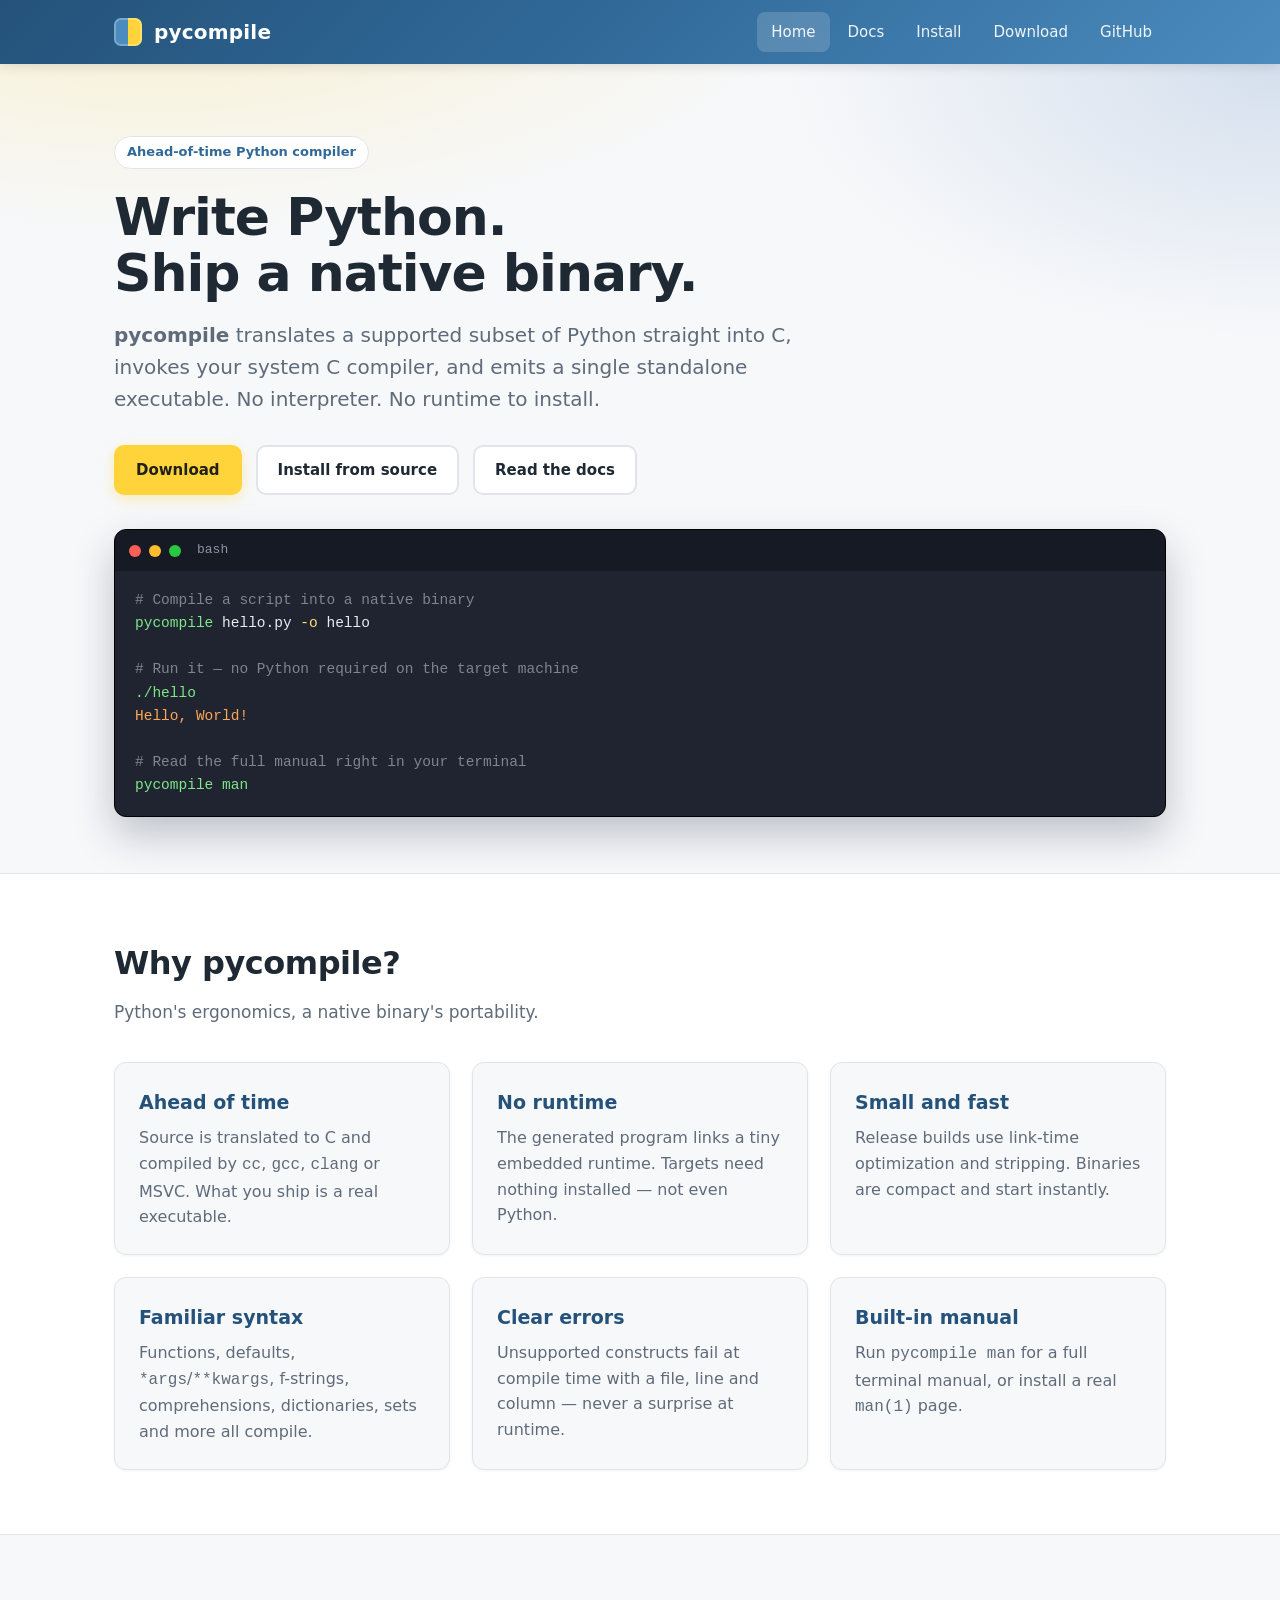
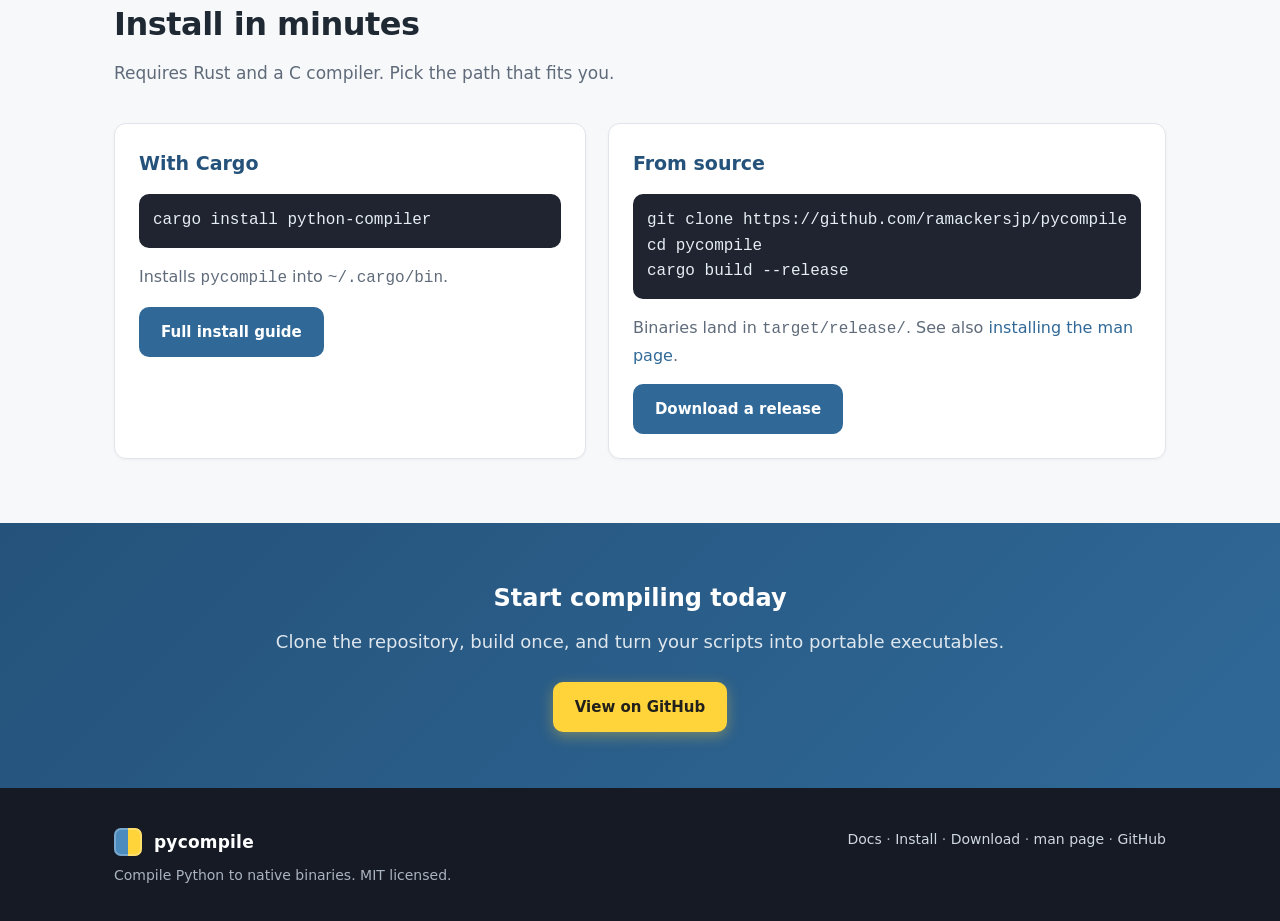
<file: docs/index.html>
<!DOCTYPE html>
<html lang="en">
<head>
  <meta charset="UTF-8" />
  <meta name="viewport" content="width=device-width, initial-scale=1.0" />
  <title>pycompile — compile Python to native binaries</title>
  <meta name="description" content="pycompile is an ahead-of-time compiler that turns Python into standalone native executables." />
  <link rel="stylesheet" href="style.css" />
</head>
<body>
  <header class="site-header">
    <div class="container">
      <a class="brand" href="index.html"><span class="logo"></span> pycompile</a>
      <nav class="nav">
        <a href="index.html" class="active">Home</a>
        <a href="docs.html">Docs</a>
        <a href="install.html">Install</a>
        <a href="download.html">Download</a>
        <a href="https://github.com/ramackersjp/pycompile">GitHub</a>
      </nav>
    </div>
  </header>

  <section class="hero">
    <div class="container">
      <span class="badge">Ahead-of-time Python compiler</span>
      <h1>Write Python.<br />Ship a native binary.</h1>
      <p class="lead">
        <strong>pycompile</strong> translates a supported subset of Python straight into C,
        invokes your system C compiler, and emits a single standalone executable. No
        interpreter. No runtime to install.
      </p>
      <div class="btns">
        <a class="btn btn-primary" href="download.html">Download</a>
        <a class="btn btn-ghost" href="install.html">Install from source</a>
        <a class="btn btn-ghost" href="docs.html">Read the docs</a>
      </div>

      <div class="code-window">
        <div class="titlebar">
          <span class="dot r"></span><span class="dot y"></span><span class="dot g"></span>
          <span class="title">bash</span>
        </div>
        <pre><code><span class="tok-c"># Compile a script into a native binary</span>
<span class="tok-k">pycompile</span> hello.py <span class="tok-f">-o</span> hello

<span class="tok-c"># Run it — no Python required on the target machine</span>
<span class="tok-k">./hello</span>
<span class="tok-o">Hello, World!</span>

<span class="tok-c"># Read the full manual right in your terminal</span>
<span class="tok-k">pycompile man</span></code></pre>
      </div>
    </div>
  </section>

  <section class="section alt">
    <div class="container">
      <h2>Why pycompile?</h2>
      <p class="sub">Python's ergonomics, a native binary's portability.</p>
      <div class="grid grid-3">
        <div class="card">
          <h3>Ahead of time</h3>
          <p>Source is translated to C and compiled by <code>cc</code>, <code>gcc</code>,
          <code>clang</code> or MSVC. What you ship is a real executable.</p>
        </div>
        <div class="card">
          <h3>No runtime</h3>
          <p>The generated program links a tiny embedded runtime. Targets need nothing
          installed — not even Python.</p>
        </div>
        <div class="card">
          <h3>Small and fast</h3>
          <p>Release builds use link-time optimization and stripping. Binaries are compact
          and start instantly.</p>
        </div>
        <div class="card">
          <h3>Familiar syntax</h3>
          <p>Functions, defaults, <code>*args</code>/<code>**kwargs</code>, f-strings,
          comprehensions, dictionaries, sets and more all compile.</p>
        </div>
        <div class="card">
          <h3>Clear errors</h3>
          <p>Unsupported constructs fail at compile time with a file, line and column —
          never a surprise at runtime.</p>
        </div>
        <div class="card">
          <h3>Built-in manual</h3>
          <p>Run <code>pycompile man</code> for a full terminal manual, or install a real
          <code>man(1)</code> page.</p>
        </div>
      </div>
    </div>
  </section>

  <section class="section">
    <div class="container">
      <h2>Install in minutes</h2>
      <p class="sub">Requires Rust and a C compiler. Pick the path that fits you.</p>
      <div class="grid grid-2">
        <div class="card">
          <h3>With Cargo</h3>
          <pre style="background:var(--code-bg);color:var(--code-text);padding:14px;border-radius:10px;overflow-x:auto;"><code>cargo install python-compiler</code></pre>
          <p class="mt-16">Installs <code>pycompile</code> into <code>~/.cargo/bin</code>.</p>
          <a class="btn btn-dark mt-16" href="install.html">Full install guide</a>
        </div>
        <div class="card">
          <h3>From source</h3>
          <pre style="background:var(--code-bg);color:var(--code-text);padding:14px;border-radius:10px;overflow-x:auto;"><code>git clone https://github.com/ramackersjp/pycompile
cd pycompile
cargo build --release</code></pre>
          <p class="mt-16">Binaries land in <code>target/release/</code>. See also
          <a href="install.html#man">installing the man page</a>.</p>
          <a class="btn btn-dark mt-16" href="download.html">Download a release</a>
        </div>
      </div>
    </div>
  </section>

  <section class="cta">
    <div class="container">
      <h2>Start compiling today</h2>
      <p>Clone the repository, build once, and turn your scripts into portable executables.</p>
      <a class="btn btn-primary" href="https://github.com/ramackersjp/pycompile">View on GitHub</a>
    </div>
  </section>

  <footer class="site-footer">
    <div class="container">
      <div>
        <span class="brand" style="font-size:17px;"><span class="logo"></span> pycompile</span>
        <div class="mt-8">Compile Python to native binaries. MIT licensed.</div>
      </div>
      <div>
        <a href="docs.html">Docs</a> ·
        <a href="install.html">Install</a> ·
        <a href="download.html">Download</a> ·
        <a href="pycompile.1">man page</a> ·
        <a href="https://github.com/ramackersjp/pycompile">GitHub</a>
      </div>
    </div>
  </footer>
</body>
</html>
</file>
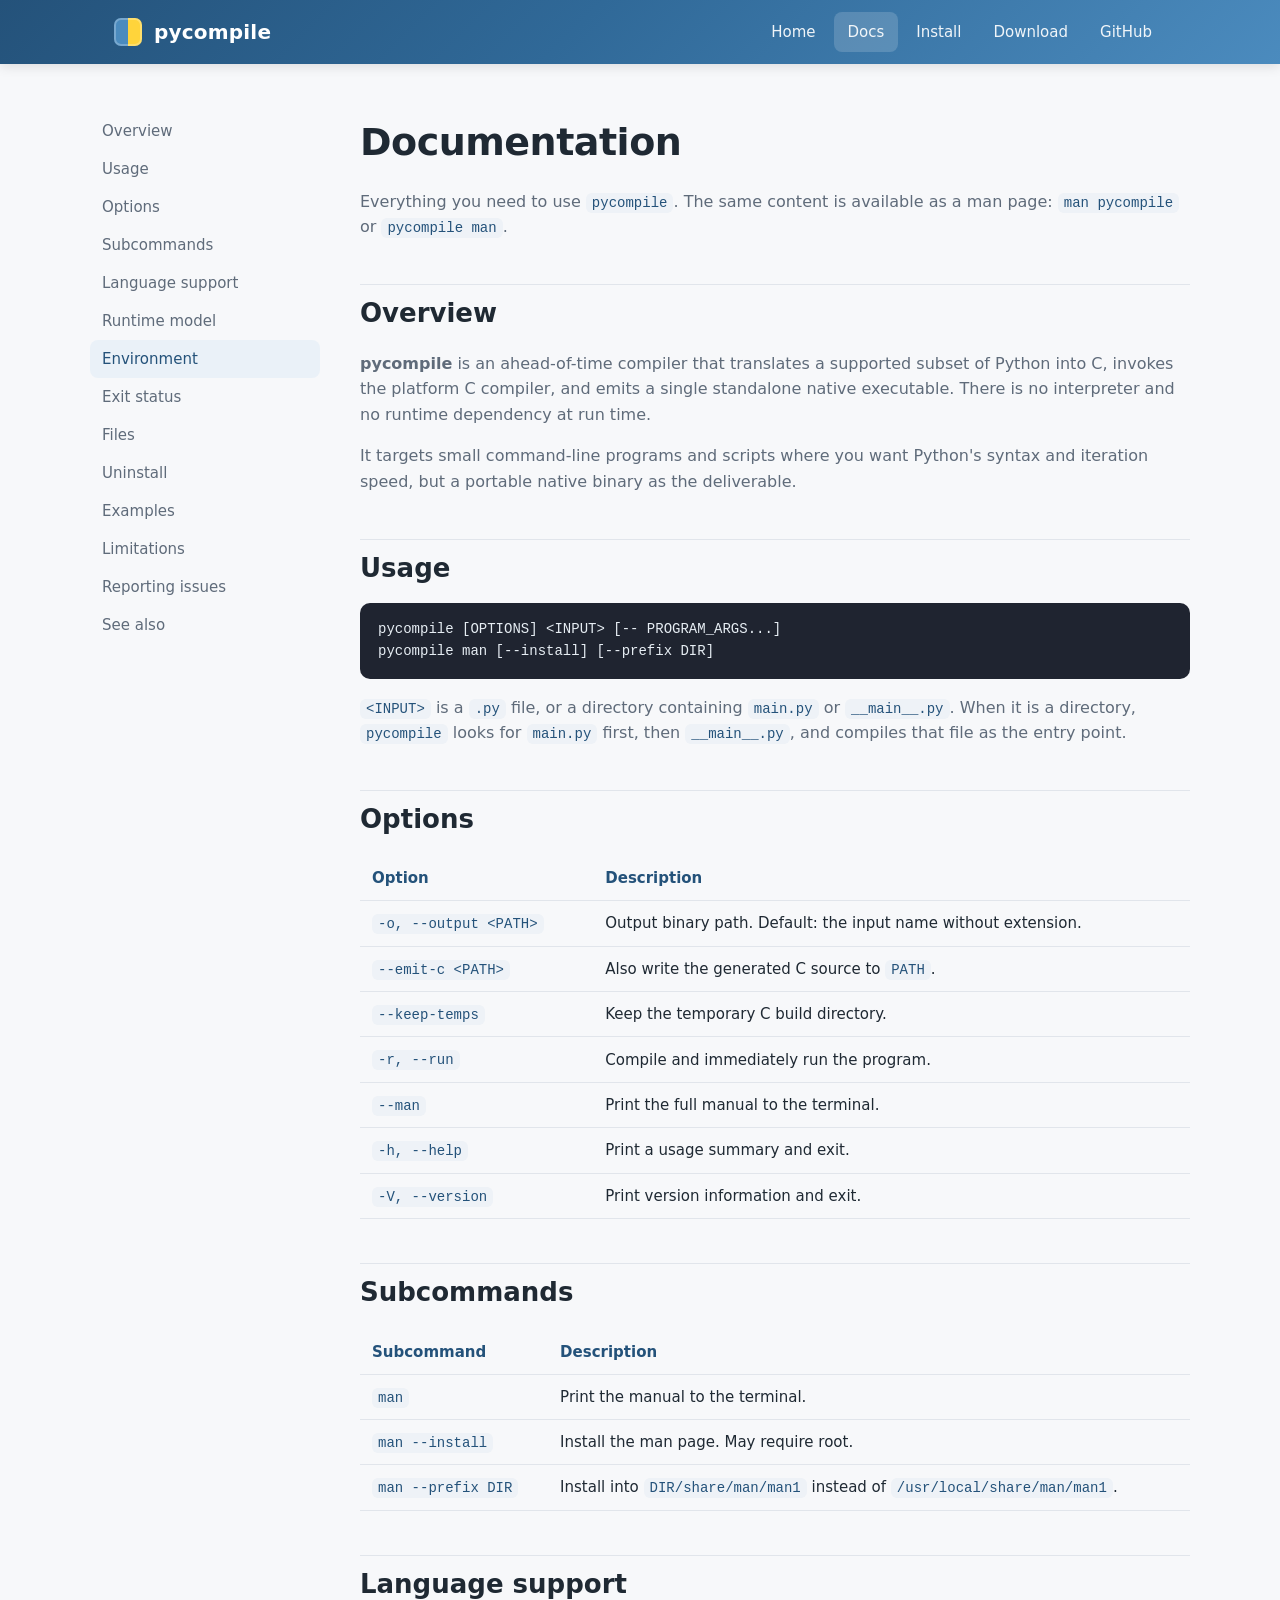
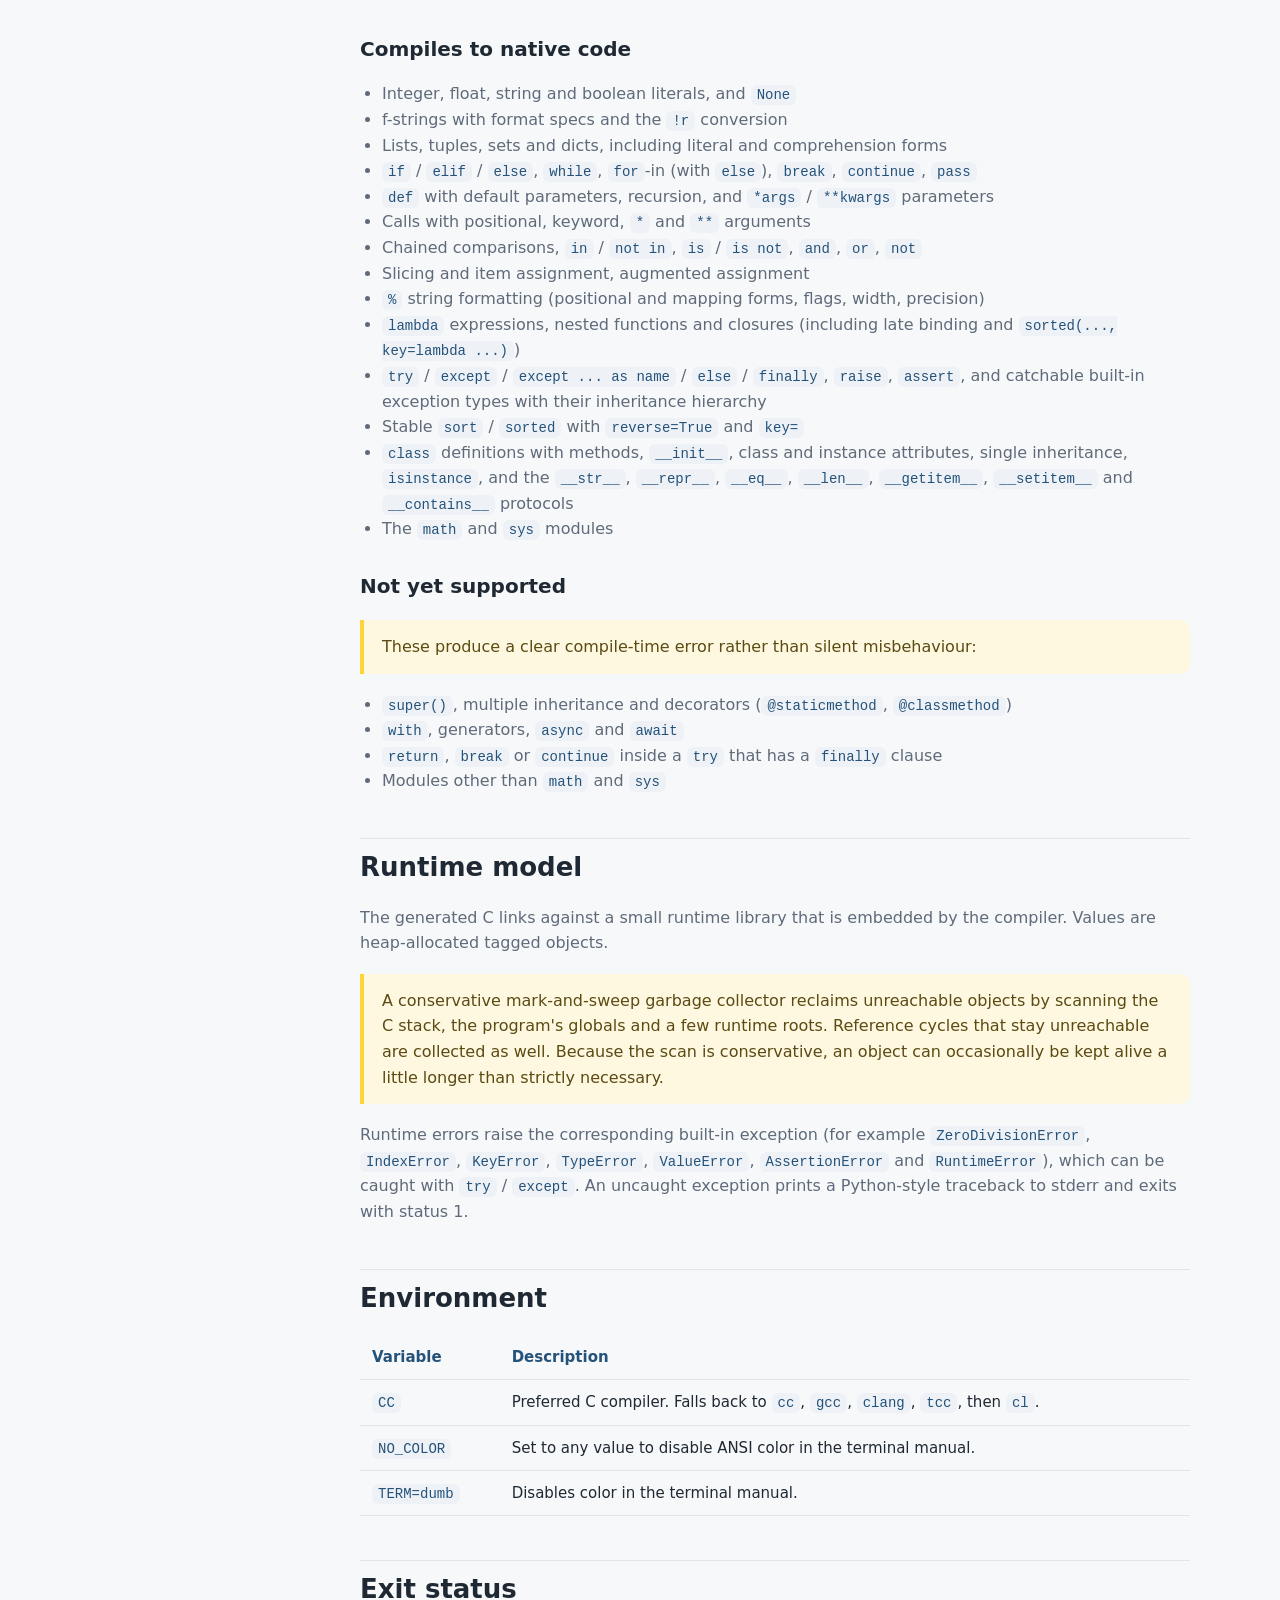
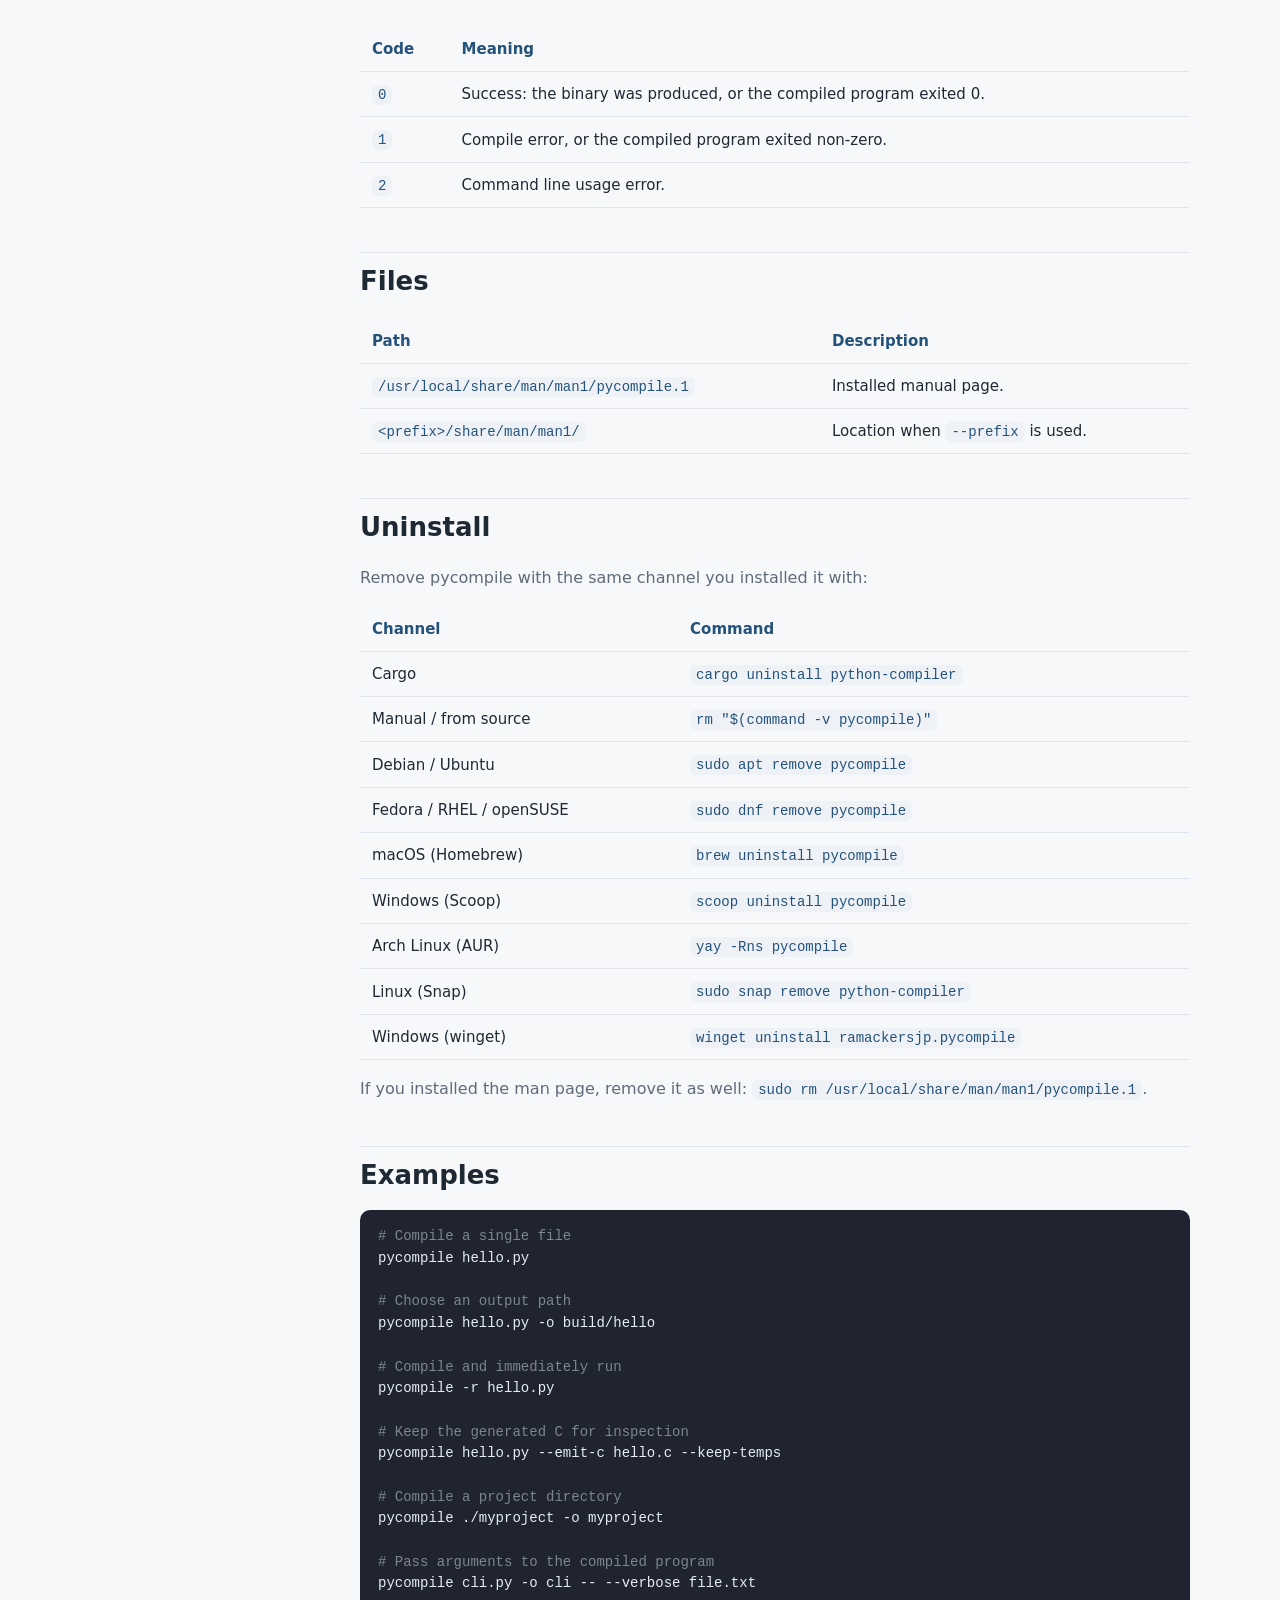
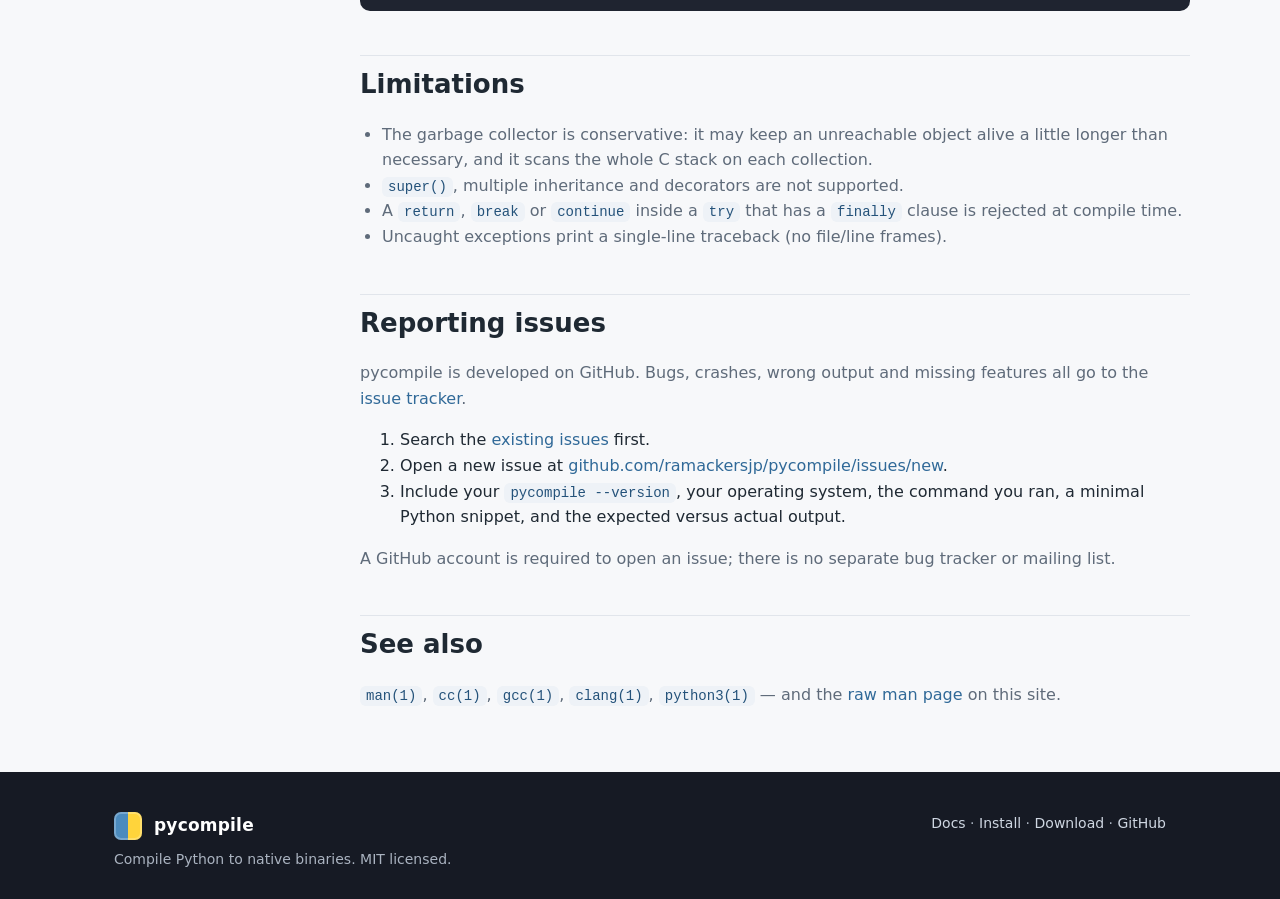
<file: docs/docs.html>
<!DOCTYPE html>
<html lang="en">
<head>
  <meta charset="UTF-8" />
  <meta name="viewport" content="width=device-width, initial-scale=1.0" />
  <title>Documentation — pycompile</title>
  <link rel="stylesheet" href="style.css" />
</head>
<body>
  <header class="site-header">
    <div class="container">
      <a class="brand" href="index.html"><span class="logo"></span> pycompile</a>
      <nav class="nav">
        <a href="index.html">Home</a>
        <a href="docs.html" class="active">Docs</a>
        <a href="install.html">Install</a>
        <a href="download.html">Download</a>
        <a href="https://github.com/ramackersjp/pycompile">GitHub</a>
      </nav>
    </div>
  </header>

  <div class="container docs-layout">
    <aside class="docs-nav" id="docsNav">
      <a href="#overview">Overview</a>
      <a href="#usage">Usage</a>
      <a href="#options">Options</a>
      <a href="#subcommands">Subcommands</a>
      <a href="#language">Language support</a>
      <a href="#runtime">Runtime model</a>
      <a href="#environment">Environment</a>
      <a href="#exit">Exit status</a>
      <a href="#files">Files</a>
      <a href="#uninstall">Uninstall</a>
      <a href="#examples">Examples</a>
      <a href="#limitations">Limitations</a>
      <a href="#issues">Reporting issues</a>
      <a href="#see-also">See also</a>
    </aside>

    <main class="docs-content">
      <h1>Documentation</h1>
      <p class="muted">Everything you need to use <code>pycompile</code>. The same content is
      available as a man page: <code>man pycompile</code> or <code>pycompile man</code>.</p>

      <h2 id="overview">Overview</h2>
      <p><strong>pycompile</strong> is an ahead-of-time compiler that translates a supported
      subset of Python into C, invokes the platform C compiler, and emits a single standalone
      native executable. There is no interpreter and no runtime dependency at run time.</p>
      <p>It targets small command-line programs and scripts where you want Python's syntax and
      iteration speed, but a portable native binary as the deliverable.</p>
      <h2 id="usage">Usage</h2>
      <pre><code>pycompile [OPTIONS] &lt;INPUT&gt; [-- PROGRAM_ARGS...]
pycompile man [--install] [--prefix DIR]</code></pre>
      <p><code>&lt;INPUT&gt;</code> is a <code>.py</code> file, or a directory containing
      <code>main.py</code> or <code>__main__.py</code>. When it is a directory,
      <code>pycompile</code> looks for <code>main.py</code> first, then
      <code>__main__.py</code>, and compiles that file as the entry point.</p>

      <h2 id="options">Options</h2>
      <table>
        <thead><tr><th>Option</th><th>Description</th></tr></thead>
        <tbody>
          <tr><td><code>-o, --output &lt;PATH&gt;</code></td><td>Output binary path. Default: the input name without extension.</td></tr>
          <tr><td><code>--emit-c &lt;PATH&gt;</code></td><td>Also write the generated C source to <code>PATH</code>.</td></tr>
          <tr><td><code>--keep-temps</code></td><td>Keep the temporary C build directory.</td></tr>
          <tr><td><code>-r, --run</code></td><td>Compile and immediately run the program.</td></tr>
          <tr><td><code>--man</code></td><td>Print the full manual to the terminal.</td></tr>
          <tr><td><code>-h, --help</code></td><td>Print a usage summary and exit.</td></tr>
          <tr><td><code>-V, --version</code></td><td>Print version information and exit.</td></tr>
        </tbody>
      </table>

      <h2 id="subcommands">Subcommands</h2>
      <table>
        <thead><tr><th>Subcommand</th><th>Description</th></tr></thead>
        <tbody>
          <tr><td><code>man</code></td><td>Print the manual to the terminal.</td></tr>
          <tr><td><code>man --install</code></td><td>Install the man page. May require root.</td></tr>
          <tr><td><code>man --prefix DIR</code></td><td>Install into <code>DIR/share/man/man1</code> instead of <code>/usr/local/share/man/man1</code>.</td></tr>
        </tbody>
      </table>

      <h2 id="language">Language support</h2>
      <h3>Compiles to native code</h3>
      <ul>
        <li>Integer, float, string and boolean literals, and <code>None</code></li>
        <li>f-strings with format specs and the <code>!r</code> conversion</li>
        <li>Lists, tuples, sets and dicts, including literal and comprehension forms</li>
        <li><code>if</code> / <code>elif</code> / <code>else</code>, <code>while</code>,
        <code>for</code>-in (with <code>else</code>), <code>break</code>,
        <code>continue</code>, <code>pass</code></li>
        <li><code>def</code> with default parameters, recursion, and <code>*args</code> /
        <code>**kwargs</code> parameters</li>
        <li>Calls with positional, keyword, <code>*</code> and <code>**</code> arguments</li>
        <li>Chained comparisons, <code>in</code> / <code>not in</code>, <code>is</code> /
        <code>is not</code>, <code>and</code>, <code>or</code>, <code>not</code></li>
        <li>Slicing and item assignment, augmented assignment</li>
        <li><code>%</code> string formatting (positional and mapping forms, flags, width,
        precision)</li>
        <li><code>lambda</code> expressions, nested functions and closures (including late
        binding and <code>sorted(..., key=lambda ...)</code>)</li>
        <li><code>try</code> / <code>except</code> / <code>except ... as name</code> /
        <code>else</code> / <code>finally</code>, <code>raise</code>, <code>assert</code>,
        and catchable built-in exception types with their inheritance hierarchy</li>
        <li>Stable <code>sort</code> / <code>sorted</code> with <code>reverse=True</code>
        and <code>key=</code></li>
        <li><code>class</code> definitions with methods, <code>__init__</code>, class and
        instance attributes, single inheritance, <code>isinstance</code>, and the
        <code>__str__</code>, <code>__repr__</code>, <code>__eq__</code>,
        <code>__len__</code>, <code>__getitem__</code>, <code>__setitem__</code> and
        <code>__contains__</code> protocols</li>
        <li>The <code>math</code> and <code>sys</code> modules</li>
      </ul>

      <h3>Not yet supported</h3>
      <div class="note">
        These produce a clear compile-time error rather than silent misbehaviour:
      </div>
      <ul>
        <li><code>super()</code>, multiple inheritance and decorators
        (<code>@staticmethod</code>, <code>@classmethod</code>)</li>
        <li><code>with</code>, generators, <code>async</code> and
        <code>await</code></li>
        <li><code>return</code>, <code>break</code> or <code>continue</code> inside a
        <code>try</code> that has a <code>finally</code> clause</li>
        <li>Modules other than <code>math</code> and <code>sys</code></li>
      </ul>

      <h2 id="runtime">Runtime model</h2>
      <p>The generated C links against a small runtime library that is embedded by the
      compiler. Values are heap-allocated tagged objects.</p>
      <div class="note">
        A conservative mark-and-sweep garbage collector reclaims unreachable objects by
        scanning the C stack, the program's globals and a few runtime roots. Reference
        cycles that stay unreachable are collected as well. Because the scan is
        conservative, an object can occasionally be kept alive a little longer than
        strictly necessary.
      </div>
      <p>Runtime errors raise the corresponding built-in exception (for example
      <code>ZeroDivisionError</code>, <code>IndexError</code>, <code>KeyError</code>,
      <code>TypeError</code>, <code>ValueError</code>, <code>AssertionError</code> and
      <code>RuntimeError</code>), which can be caught with <code>try</code> /
      <code>except</code>. An uncaught exception prints a Python-style traceback to stderr
      and exits with status 1.</p>

      <h2 id="environment">Environment</h2>
      <table>
        <thead><tr><th>Variable</th><th>Description</th></tr></thead>
        <tbody>
          <tr><td><code>CC</code></td><td>Preferred C compiler. Falls back to <code>cc</code>, <code>gcc</code>, <code>clang</code>, <code>tcc</code>, then <code>cl</code>.</td></tr>
          <tr><td><code>NO_COLOR</code></td><td>Set to any value to disable ANSI color in the terminal manual.</td></tr>
          <tr><td><code>TERM=dumb</code></td><td>Disables color in the terminal manual.</td></tr>
        </tbody>
      </table>

      <h2 id="exit">Exit status</h2>
      <table>
        <thead><tr><th>Code</th><th>Meaning</th></tr></thead>
        <tbody>
          <tr><td><code>0</code></td><td>Success: the binary was produced, or the compiled program exited 0.</td></tr>
          <tr><td><code>1</code></td><td>Compile error, or the compiled program exited non-zero.</td></tr>
          <tr><td><code>2</code></td><td>Command line usage error.</td></tr>
        </tbody>
      </table>

      <h2 id="files">Files</h2>
      <table>
        <thead><tr><th>Path</th><th>Description</th></tr></thead>
        <tbody>
          <tr><td><code>/usr/local/share/man/man1/pycompile.1</code></td><td>Installed manual page.</td></tr>
          <tr><td><code>&lt;prefix&gt;/share/man/man1/</code></td><td>Location when <code>--prefix</code> is used.</td></tr>
        </tbody>
      </table>

      <h2 id="uninstall">Uninstall</h2>
      <p>Remove pycompile with the same channel you installed it with:</p>
      <table>
        <thead><tr><th>Channel</th><th>Command</th></tr></thead>
        <tbody>
          <tr><td>Cargo</td><td><code>cargo uninstall python-compiler</code></td></tr>
          <tr><td>Manual / from source</td><td><code>rm "$(command -v pycompile)"</code></td></tr>
          <tr><td>Debian / Ubuntu</td><td><code>sudo apt remove pycompile</code></td></tr>
          <tr><td>Fedora / RHEL / openSUSE</td><td><code>sudo dnf remove pycompile</code></td></tr>
          <tr><td>macOS (Homebrew)</td><td><code>brew uninstall pycompile</code></td></tr>
          <tr><td>Windows (Scoop)</td><td><code>scoop uninstall pycompile</code></td></tr>
          <tr><td>Arch Linux (AUR)</td><td><code>yay -Rns pycompile</code></td></tr>
          <tr><td>Linux (Snap)</td><td><code>sudo snap remove python-compiler</code></td></tr>
          <tr><td>Windows (winget)</td><td><code>winget uninstall ramackersjp.pycompile</code></td></tr>
        </tbody>
      </table>
      <p>If you installed the man page, remove it as well:
      <code>sudo rm /usr/local/share/man/man1/pycompile.1</code>.</p>

      <h2 id="examples">Examples</h2>
      <pre><code><span class="tok-c"># Compile a single file</span>
pycompile hello.py

<span class="tok-c"># Choose an output path</span>
pycompile hello.py -o build/hello

<span class="tok-c"># Compile and immediately run</span>
pycompile -r hello.py

<span class="tok-c"># Keep the generated C for inspection</span>
pycompile hello.py --emit-c hello.c --keep-temps

<span class="tok-c"># Compile a project directory</span>
pycompile ./myproject -o myproject

<span class="tok-c"># Pass arguments to the compiled program</span>
pycompile cli.py -o cli -- --verbose file.txt</code></pre>

      <h2 id="limitations">Limitations</h2>
      <ul>
        <li>The garbage collector is conservative: it may keep an unreachable object alive
        a little longer than necessary, and it scans the whole C stack on each collection.</li>
        <li><code>super()</code>, multiple inheritance and decorators are not supported.</li>
        <li>A <code>return</code>, <code>break</code> or <code>continue</code> inside a
        <code>try</code> that has a <code>finally</code> clause is rejected at compile time.</li>
        <li>Uncaught exceptions print a single-line traceback (no file/line frames).</li>
      </ul>

      <h2 id="issues">Reporting issues</h2>
      <p>pycompile is developed on GitHub. Bugs, crashes, wrong output and missing features
      all go to the <a href="https://github.com/ramackersjp/pycompile/issues">issue
      tracker</a>.</p>
      <ol>
        <li>Search the <a href="https://github.com/ramackersjp/pycompile/issues">existing
        issues</a> first.</li>
        <li>Open a new issue at
        <a href="https://github.com/ramackersjp/pycompile/issues/new">github.com/ramackersjp/pycompile/issues/new</a>.</li>
        <li>Include your <code>pycompile --version</code>, your operating system, the
        command you ran, a minimal Python snippet, and the expected versus actual
        output.</li>
      </ol>
      <p class="muted">A GitHub account is required to open an issue; there is no separate
      bug tracker or mailing list.</p>

      <h2 id="see-also">See also</h2>
      <p><code>man(1)</code>, <code>cc(1)</code>, <code>gcc(1)</code>, <code>clang(1)</code>,
      <code>python3(1)</code> — and the <a href="pycompile.1">raw man page</a> on this site.</p>
    </main>
  </div>

  <footer class="site-footer">
    <div class="container">
      <div>
        <span class="brand" style="font-size:17px;"><span class="logo"></span> pycompile</span>
        <div class="mt-8">Compile Python to native binaries. MIT licensed.</div>
      </div>
      <div>
        <a href="docs.html">Docs</a> ·
        <a href="install.html">Install</a> ·
        <a href="download.html">Download</a> ·
        <a href="https://github.com/ramackersjp/pycompile">GitHub</a>
      </div>
    </div>
  </footer>

  <script>
    const links = Array.from(document.querySelectorAll('#docsNav a'));
    const ids = links.map((a) => a.getAttribute('href').slice(1));
    const obs = new IntersectionObserver((entries) => {
      entries.forEach((e) => {
        if (e.isIntersecting) {
          links.forEach((a) => a.classList.toggle('active', a.getAttribute('href') === '#' + e.target.id));
        }
      });
    }, { rootMargin: '-20% 0px -70% 0px' });
    ids.forEach((id) => { const el = document.getElementById(id); if (el) obs.observe(el); });
  </script>
</body>
</html>
</file>
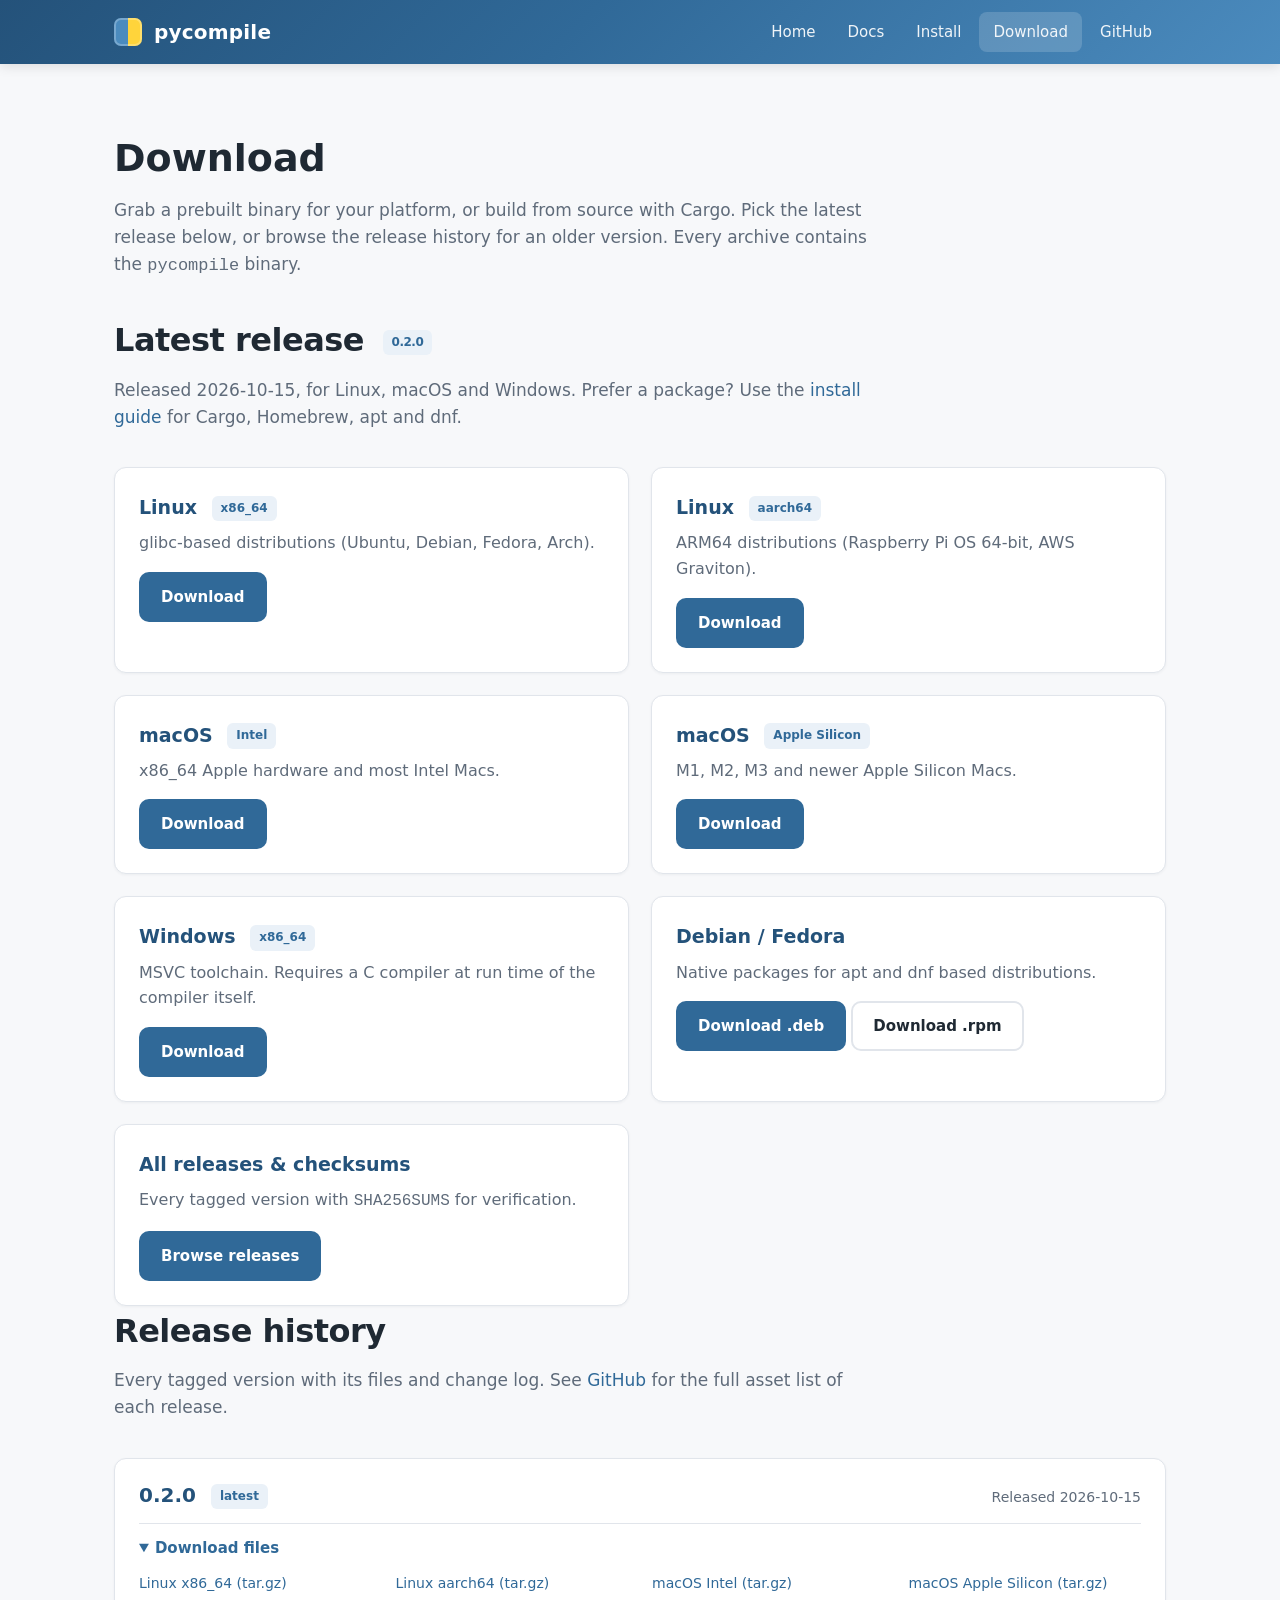
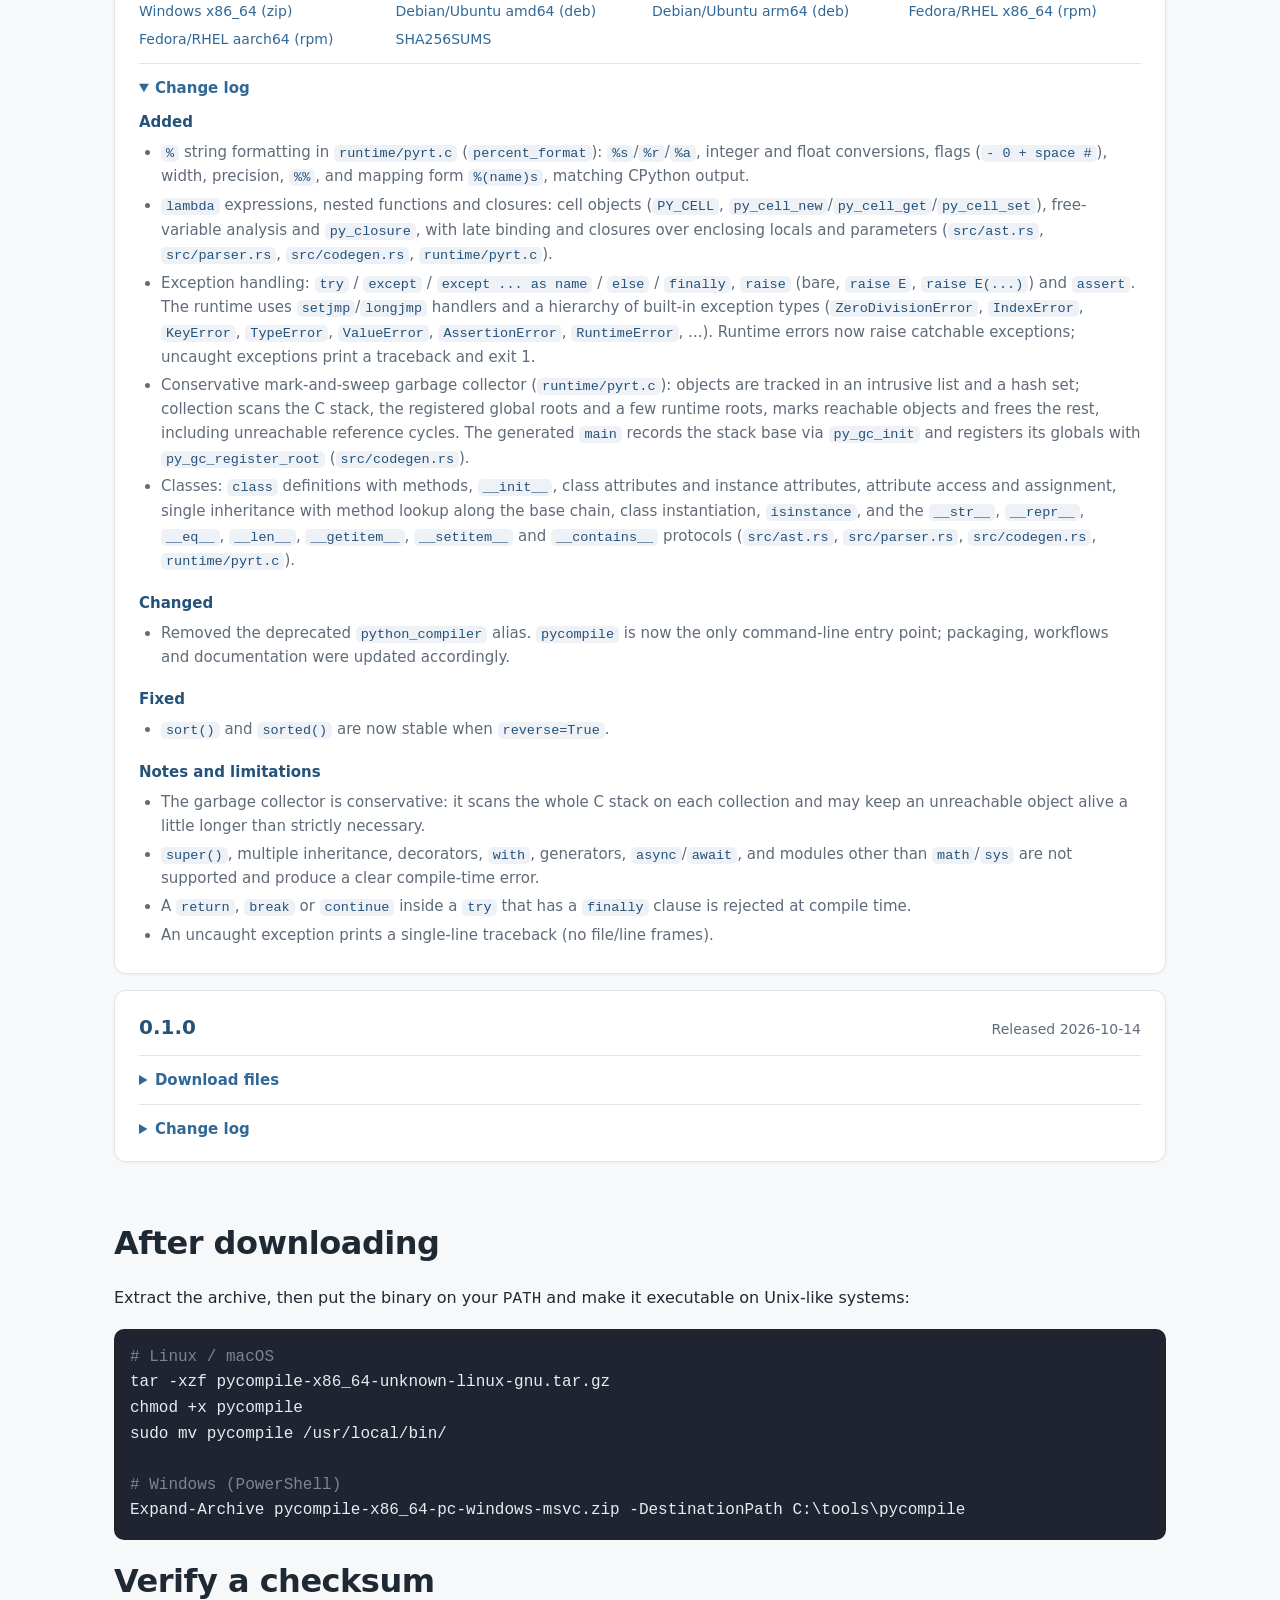
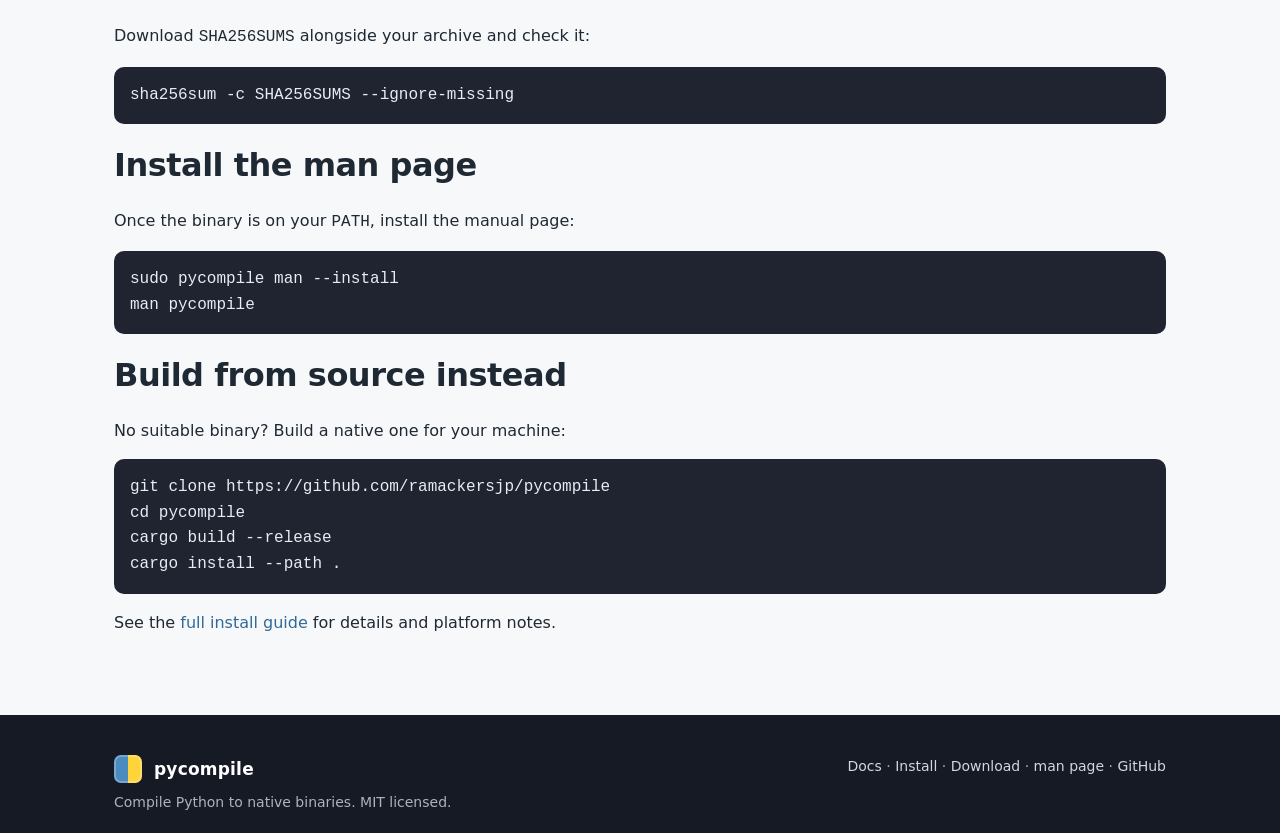
<file: docs/download.html>
<!DOCTYPE html>
<html lang="en">
<head>
  <meta charset="UTF-8" />
  <meta name="viewport" content="width=device-width, initial-scale=1.0" />
  <title>Download — pycompile</title>
  <link rel="stylesheet" href="style.css" />
</head>
<body>
  <header class="site-header">
    <div class="container">
      <a class="brand" href="index.html"><span class="logo"></span> pycompile</a>
      <nav class="nav">
        <a href="index.html">Home</a>
        <a href="docs.html">Docs</a>
        <a href="install.html">Install</a>
        <a href="download.html" class="active">Download</a>
        <a href="https://github.com/ramackersjp/pycompile">GitHub</a>
      </nav>
    </div>
  </header>

  <section class="section">
    <div class="container">
      <h1 style="font-size:38px;margin:0 0 8px;">Download</h1>
      <p class="sub">Grab a prebuilt binary for your platform, or build from source with Cargo.
      Pick the latest release below, or browse the release history for an older version.
      Every archive contains the <code>pycompile</code> binary.</p>

      <!-- releases:start -->
      <h2 style="margin-top:0;">Latest release <span class="tag">0.2.0</span></h2>
      <p class="sub">Released 2026-10-15, for Linux, macOS and Windows. Prefer a package? Use the <a href="install.html">install guide</a> for Cargo, Homebrew, apt and dnf.</p>
      <div class="grid grid-2">
        <div class="card">
          <h3>Linux <span class="tag">x86_64</span></h3>
          <p class="mb-0">glibc-based distributions (Ubuntu, Debian, Fedora, Arch).</p>
          <a class="btn btn-dark mt-16" href="https://github.com/ramackersjp/pycompile/releases/download/v0.2.0/pycompile-x86_64-unknown-linux-gnu.tar.gz">Download</a>
        </div>
        <div class="card">
          <h3>Linux <span class="tag">aarch64</span></h3>
          <p class="mb-0">ARM64 distributions (Raspberry Pi OS 64-bit, AWS Graviton).</p>
          <a class="btn btn-dark mt-16" href="https://github.com/ramackersjp/pycompile/releases/download/v0.2.0/pycompile-aarch64-unknown-linux-gnu.tar.gz">Download</a>
        </div>
        <div class="card">
          <h3>macOS <span class="tag">Intel</span></h3>
          <p class="mb-0">x86_64 Apple hardware and most Intel Macs.</p>
          <a class="btn btn-dark mt-16" href="https://github.com/ramackersjp/pycompile/releases/download/v0.2.0/pycompile-x86_64-apple-darwin.tar.gz">Download</a>
        </div>
        <div class="card">
          <h3>macOS <span class="tag">Apple Silicon</span></h3>
          <p class="mb-0">M1, M2, M3 and newer Apple Silicon Macs.</p>
          <a class="btn btn-dark mt-16" href="https://github.com/ramackersjp/pycompile/releases/download/v0.2.0/pycompile-aarch64-apple-darwin.tar.gz">Download</a>
        </div>
        <div class="card">
          <h3>Windows <span class="tag">x86_64</span></h3>
          <p class="mb-0">MSVC toolchain. Requires a C compiler at run time of the compiler itself.</p>
          <a class="btn btn-dark mt-16" href="https://github.com/ramackersjp/pycompile/releases/download/v0.2.0/pycompile-x86_64-pc-windows-msvc.zip">Download</a>
        </div>
        <div class="card">
          <h3>Debian / Fedora</h3>
          <p class="mb-0">Native packages for apt and dnf based distributions.</p>
          <a class="btn btn-dark mt-16" href="https://github.com/ramackersjp/pycompile/releases/download/v0.2.0/pycompile_0.2.0-1_amd64.deb">Download .deb</a> <a class="btn btn-ghost mt-16" href="https://github.com/ramackersjp/pycompile/releases/download/v0.2.0/pycompile-0.2.0-1.x86_64.rpm">Download .rpm</a>
        </div>
        <div class="card">
          <h3>All releases &amp; checksums</h3>
          <p class="mb-0">Every tagged version with <code>SHA256SUMS</code> for verification.</p>
          <a class="btn btn-dark mt-16" href="https://github.com/ramackersjp/pycompile/releases">Browse releases</a>
        </div>
      </div>

      <h2>Release history</h2>
      <p class="sub">Every tagged version with its files and change log. See <a href="https://github.com/ramackersjp/pycompile/releases">GitHub</a> for the full asset list of each release.</p>
      <article class="release">
        <div class="release-head">
          <h3>0.2.0 <span class="tag">latest</span></h3>
          <span class="release-date">Released 2026-10-15</span>
        </div>
        <details class="release-files" open>
          <summary>Download files</summary>
          <ul class="file-list">
            <li><a href="https://github.com/ramackersjp/pycompile/releases/download/v0.2.0/pycompile-x86_64-unknown-linux-gnu.tar.gz">Linux x86_64 (tar.gz)</a></li>
            <li><a href="https://github.com/ramackersjp/pycompile/releases/download/v0.2.0/pycompile-aarch64-unknown-linux-gnu.tar.gz">Linux aarch64 (tar.gz)</a></li>
            <li><a href="https://github.com/ramackersjp/pycompile/releases/download/v0.2.0/pycompile-x86_64-apple-darwin.tar.gz">macOS Intel (tar.gz)</a></li>
            <li><a href="https://github.com/ramackersjp/pycompile/releases/download/v0.2.0/pycompile-aarch64-apple-darwin.tar.gz">macOS Apple Silicon (tar.gz)</a></li>
            <li><a href="https://github.com/ramackersjp/pycompile/releases/download/v0.2.0/pycompile-x86_64-pc-windows-msvc.zip">Windows x86_64 (zip)</a></li>
            <li><a href="https://github.com/ramackersjp/pycompile/releases/download/v0.2.0/pycompile_0.2.0-1_amd64.deb">Debian/Ubuntu amd64 (deb)</a></li>
            <li><a href="https://github.com/ramackersjp/pycompile/releases/download/v0.2.0/pycompile_0.2.0-1_arm64.deb">Debian/Ubuntu arm64 (deb)</a></li>
            <li><a href="https://github.com/ramackersjp/pycompile/releases/download/v0.2.0/pycompile-0.2.0-1.x86_64.rpm">Fedora/RHEL x86_64 (rpm)</a></li>
            <li><a href="https://github.com/ramackersjp/pycompile/releases/download/v0.2.0/pycompile-0.2.0-1.aarch64.rpm">Fedora/RHEL aarch64 (rpm)</a></li>
            <li><a href="https://github.com/ramackersjp/pycompile/releases/download/v0.2.0/SHA256SUMS">SHA256SUMS</a></li>
          </ul>
        </details>
        <details class="release-log" open>
          <summary>Change log</summary>
          <div class="changelog">
<h4>Added</h4>
<ul>
  <li><code>%</code> string formatting in <code>runtime/pyrt.c</code> (<code>percent_format</code>): <code>%s</code>/<code>%r</code>/<code>%a</code>, integer and float conversions, flags (<code>- 0 + space #</code>), width, precision, <code>%%</code>, and mapping form <code>%(name)s</code>, matching CPython output.</li>
  <li><code>lambda</code> expressions, nested functions and closures: cell objects (<code>PY_CELL</code>, <code>py_cell_new</code>/<code>py_cell_get</code>/<code>py_cell_set</code>), free-variable analysis and <code>py_closure</code>, with late binding and closures over enclosing locals and parameters (<code>src/ast.rs</code>, <code>src/parser.rs</code>, <code>src/codegen.rs</code>, <code>runtime/pyrt.c</code>).</li>
  <li>Exception handling: <code>try</code> / <code>except</code> / <code>except ... as name</code> / <code>else</code> / <code>finally</code>, <code>raise</code> (bare, <code>raise E</code>, <code>raise E(...)</code>) and <code>assert</code>. The runtime uses <code>setjmp</code>/<code>longjmp</code> handlers and a hierarchy of built-in exception types (<code>ZeroDivisionError</code>, <code>IndexError</code>, <code>KeyError</code>, <code>TypeError</code>, <code>ValueError</code>, <code>AssertionError</code>, <code>RuntimeError</code>, ...). Runtime errors now raise catchable exceptions; uncaught exceptions print a traceback and exit 1.</li>
  <li>Conservative mark-and-sweep garbage collector (<code>runtime/pyrt.c</code>): objects are tracked in an intrusive list and a hash set; collection scans the C stack, the registered global roots and a few runtime roots, marks reachable objects and frees the rest, including unreachable reference cycles. The generated <code>main</code> records the stack base via <code>py_gc_init</code> and registers its globals with <code>py_gc_register_root</code> (<code>src/codegen.rs</code>).</li>
  <li>Classes: <code>class</code> definitions with methods, <code>__init__</code>, class attributes and instance attributes, attribute access and assignment, single inheritance with method lookup along the base chain, class instantiation, <code>isinstance</code>, and the <code>__str__</code>, <code>__repr__</code>, <code>__eq__</code>, <code>__len__</code>, <code>__getitem__</code>, <code>__setitem__</code> and <code>__contains__</code> protocols (<code>src/ast.rs</code>, <code>src/parser.rs</code>, <code>src/codegen.rs</code>, <code>runtime/pyrt.c</code>).</li>
</ul>
<h4>Changed</h4>
<ul>
  <li>Removed the deprecated <code>python_compiler</code> alias. <code>pycompile</code> is now the only command-line entry point; packaging, workflows and documentation were updated accordingly.</li>
</ul>
<h4>Fixed</h4>
<ul>
  <li><code>sort()</code> and <code>sorted()</code> are now stable when <code>reverse=True</code>.</li>
</ul>
<h4>Notes and limitations</h4>
<ul>
  <li>The garbage collector is conservative: it scans the whole C stack on each collection and may keep an unreachable object alive a little longer than strictly necessary.</li>
  <li><code>super()</code>, multiple inheritance, decorators, <code>with</code>, generators, <code>async</code>/<code>await</code>, and modules other than <code>math</code>/<code>sys</code> are not supported and produce a clear compile-time error.</li>
  <li>A <code>return</code>, <code>break</code> or <code>continue</code> inside a <code>try</code> that has a <code>finally</code> clause is rejected at compile time.</li>
  <li>An uncaught exception prints a single-line traceback (no file/line frames).</li>
</ul>
          </div>
        </details>
      </article>
      <article class="release">
        <div class="release-head">
          <h3>0.1.0</h3>
          <span class="release-date">Released 2026-10-14</span>
        </div>
        <details class="release-files">
          <summary>Download files</summary>
          <ul class="file-list">
            <li><a href="https://github.com/ramackersjp/pycompile/releases/download/v0.1.0/pycompile-x86_64-unknown-linux-gnu.tar.gz">Linux x86_64 (tar.gz)</a></li>
            <li><a href="https://github.com/ramackersjp/pycompile/releases/download/v0.1.0/pycompile-aarch64-unknown-linux-gnu.tar.gz">Linux aarch64 (tar.gz)</a></li>
            <li><a href="https://github.com/ramackersjp/pycompile/releases/download/v0.1.0/pycompile-x86_64-apple-darwin.tar.gz">macOS Intel (tar.gz)</a></li>
            <li><a href="https://github.com/ramackersjp/pycompile/releases/download/v0.1.0/pycompile-aarch64-apple-darwin.tar.gz">macOS Apple Silicon (tar.gz)</a></li>
            <li><a href="https://github.com/ramackersjp/pycompile/releases/download/v0.1.0/pycompile-x86_64-pc-windows-msvc.zip">Windows x86_64 (zip)</a></li>
            <li><a href="https://github.com/ramackersjp/pycompile/releases/download/v0.1.0/pycompile_0.1.0-1_amd64.deb">Debian/Ubuntu amd64 (deb)</a></li>
            <li><a href="https://github.com/ramackersjp/pycompile/releases/download/v0.1.0/pycompile_0.1.0-1_arm64.deb">Debian/Ubuntu arm64 (deb)</a></li>
            <li><a href="https://github.com/ramackersjp/pycompile/releases/download/v0.1.0/pycompile-0.1.0-1.x86_64.rpm">Fedora/RHEL x86_64 (rpm)</a></li>
            <li><a href="https://github.com/ramackersjp/pycompile/releases/download/v0.1.0/pycompile-0.1.0-1.aarch64.rpm">Fedora/RHEL aarch64 (rpm)</a></li>
            <li><a href="https://github.com/ramackersjp/pycompile/releases/download/v0.1.0/SHA256SUMS">SHA256SUMS</a></li>
          </ul>
        </details>
        <details class="release-log">
          <summary>Change log</summary>
          <div class="changelog">
<h4>Added</h4>
<ul>
  <li>Initial <code>pycompile</code> compiler: Python source is translated to C and compiled to a standalone native binary by the system C compiler (<code>src/lexer.rs</code>, <code>src/parser.rs</code>, <code>src/codegen.rs</code>, <code>src/driver.rs</code>).</li>
  <li>Embedded C runtime <code>runtime/pyrt.c</code> / <code>runtime/pyrt.h</code> with tagged-union values, operators, comparisons, lists, tuples, dicts, sets, iterators, f-string formatting, and a set of builtins.</li>
  <li>Supported syntax: literals and <code>None</code>, f-strings (format specs and <code>!r</code>), lists/tuples/sets/dicts and comprehensions (list, set, dict), <code>if</code>/<code>elif</code>/<code>else</code>, <code>while</code>, <code>for</code>-<code>else</code>, <code>break</code>, <code>continue</code>, <code>pass</code>, <code>def</code> with defaults, recursion, <code>*args</code> / <code>**kwargs</code> parameters, calls with positional/keyword/<code>*</code>/<code>**</code> arguments, chained comparisons, <code>in</code>/<code>not in</code>, <code>is</code>/<code>is not</code>, slicing, item and augmented assignment, the <code>math</code> and <code>sys</code> modules.</li>
  <li>Two equivalent command-line entry points: <code>pycompile</code> and <code>python_compiler</code> (<code>src/lib.rs</code>, <code>src/main.rs</code>, <code>src/bin/python_compiler.rs</code>).</li>
  <li>CLI options: <code>-o/--output</code>, <code>--emit-c</code>, <code>--keep-temps</code>, <code>-r/--run</code>, <code>--man</code>, <code>-h/--help</code>, <code>-V/--version</code>.</li>
  <li>Terminal manual and man-page installation: <code>pycompile man</code>, <code>pycompile man --install</code>, <code>pycompile man --prefix DIR</code> (<code>src/man.rs</code>, <code>docs/pycompile.1</code>).</li>
  <li><code>key</code> and <code>reverse</code> support for <code>sorted()</code> and <code>list.sort()</code>, including first-class references to common builtins such as <code>len</code>, <code>str</code>, <code>int</code> and <code>abs</code>.</li>
  <li>Static documentation site with install and download instructions (<code>docs/</code>), deployed to Vercel with zero configuration (<code>vercel.json</code>: no build step, <code>outputDirectory</code> set to <code>docs</code>).</li>
  <li>Example programs with recorded expected output (<code>examples/</code>).</li>
  <li>Integration tests that compile and run every example and compare output (<code>tests/integration.rs</code>).</li>
  <li>CI workflows: validate (format/lint/build/test/examples/man page/site) and release binary builds (<code>.github/workflows/</code>).</li>
  <li>Dependabot configuration for Cargo and GitHub Actions dependencies.</li>
  <li>OS packaging: <code>.deb</code> and <code>.rpm</code> packages are built and attached to each release (<code>Cargo.toml</code> metadata, <code>.github/workflows/release.yml</code>).</li>
  <li>Install channels documented in the README and install page: <code>.deb</code>, <code>.rpm</code>, Homebrew, Scoop, Cargo and prebuilt archives (AUR, Snap and winget are prepared and listed as pending first publication).</li>
  <li>Packaging manifests under <code>packaging/</code> and <code>snap/</code> for AUR, Flatpak, Homebrew, Scoop, winget and Snap. The Flatpak manifest is provided for self-build only: Flathub is not used because the sandbox has no C compiler for pycompile to invoke.</li>
</ul>
<h4>Fixed</h4>
<ul>
  <li>Relative output paths (for example <code>pycompile prog.py -o prog</code>) now write the binary into the caller's working directory instead of the temporary build directory, which was deleted afterwards. Output paths are resolved to absolute before invoking the C compiler (<code>src/driver.rs</code>).</li>
</ul>
<h4>Notes and limitations</h4>
<ul>
  <li>No garbage collection: allocations are not reclaimed until process exit.</li>
  <li><code>class</code>, closures, nested scopes, exceptions (<code>try</code>/<code>except</code>), <code>with</code>, decorators, <code>lambda</code>, <code>async</code>/<code>await</code>, and modules other than <code>math</code>/<code>sys</code> are not supported and produce a clear compile-time error.</li>
  <li><code>%</code> string formatting is not supported; use f-strings.</li>
  <li><code>sort</code>/<code>sorted</code> are not fully stable when <code>reverse=True</code>.</li>
</ul>
          </div>
        </details>
      </article>
<!-- releases:end -->

      <h2 style="margin-top:56px;">After downloading</h2>
      <p>Extract the archive, then put the binary on your <code>PATH</code> and make it
      executable on Unix-like systems:</p>
      <pre style="background:var(--code-bg);color:var(--code-text);padding:16px;border-radius:10px;overflow-x:auto;"><code><span class="tok-c"># Linux / macOS</span>
tar -xzf pycompile-x86_64-unknown-linux-gnu.tar.gz
chmod +x pycompile
sudo mv pycompile /usr/local/bin/

<span class="tok-c"># Windows (PowerShell)</span>
Expand-Archive pycompile-x86_64-pc-windows-msvc.zip -DestinationPath C:\tools\pycompile</code></pre>

      <h2>Verify a checksum</h2>
      <p>Download <code>SHA256SUMS</code> alongside your archive and check it:</p>
      <pre style="background:var(--code-bg);color:var(--code-text);padding:16px;border-radius:10px;overflow-x:auto;"><code>sha256sum -c SHA256SUMS --ignore-missing</code></pre>

      <h2>Install the man page</h2>
      <p>Once the binary is on your <code>PATH</code>, install the manual page:</p>
      <pre style="background:var(--code-bg);color:var(--code-text);padding:16px;border-radius:10px;overflow-x:auto;"><code>sudo pycompile man --install
man pycompile</code></pre>

      <h2>Build from source instead</h2>
      <p>No suitable binary? Build a native one for your machine:</p>
      <pre style="background:var(--code-bg);color:var(--code-text);padding:16px;border-radius:10px;overflow-x:auto;"><code>git clone https://github.com/ramackersjp/pycompile
cd pycompile
cargo build --release
cargo install --path .</code></pre>
      <p>See the <a href="install.html">full install guide</a> for details and platform notes.</p>
    </div>
  </section>

  <footer class="site-footer">
    <div class="container">
      <div>
        <span class="brand" style="font-size:17px;"><span class="logo"></span> pycompile</span>
        <div class="mt-8">Compile Python to native binaries. MIT licensed.</div>
      </div>
      <div>
        <a href="docs.html">Docs</a> ·
        <a href="install.html">Install</a> ·
        <a href="download.html">Download</a> ·
        <a href="pycompile.1">man page</a> ·
        <a href="https://github.com/ramackersjp/pycompile">GitHub</a>
      </div>
    </div>
  </footer>
</body>
</html>
</file>
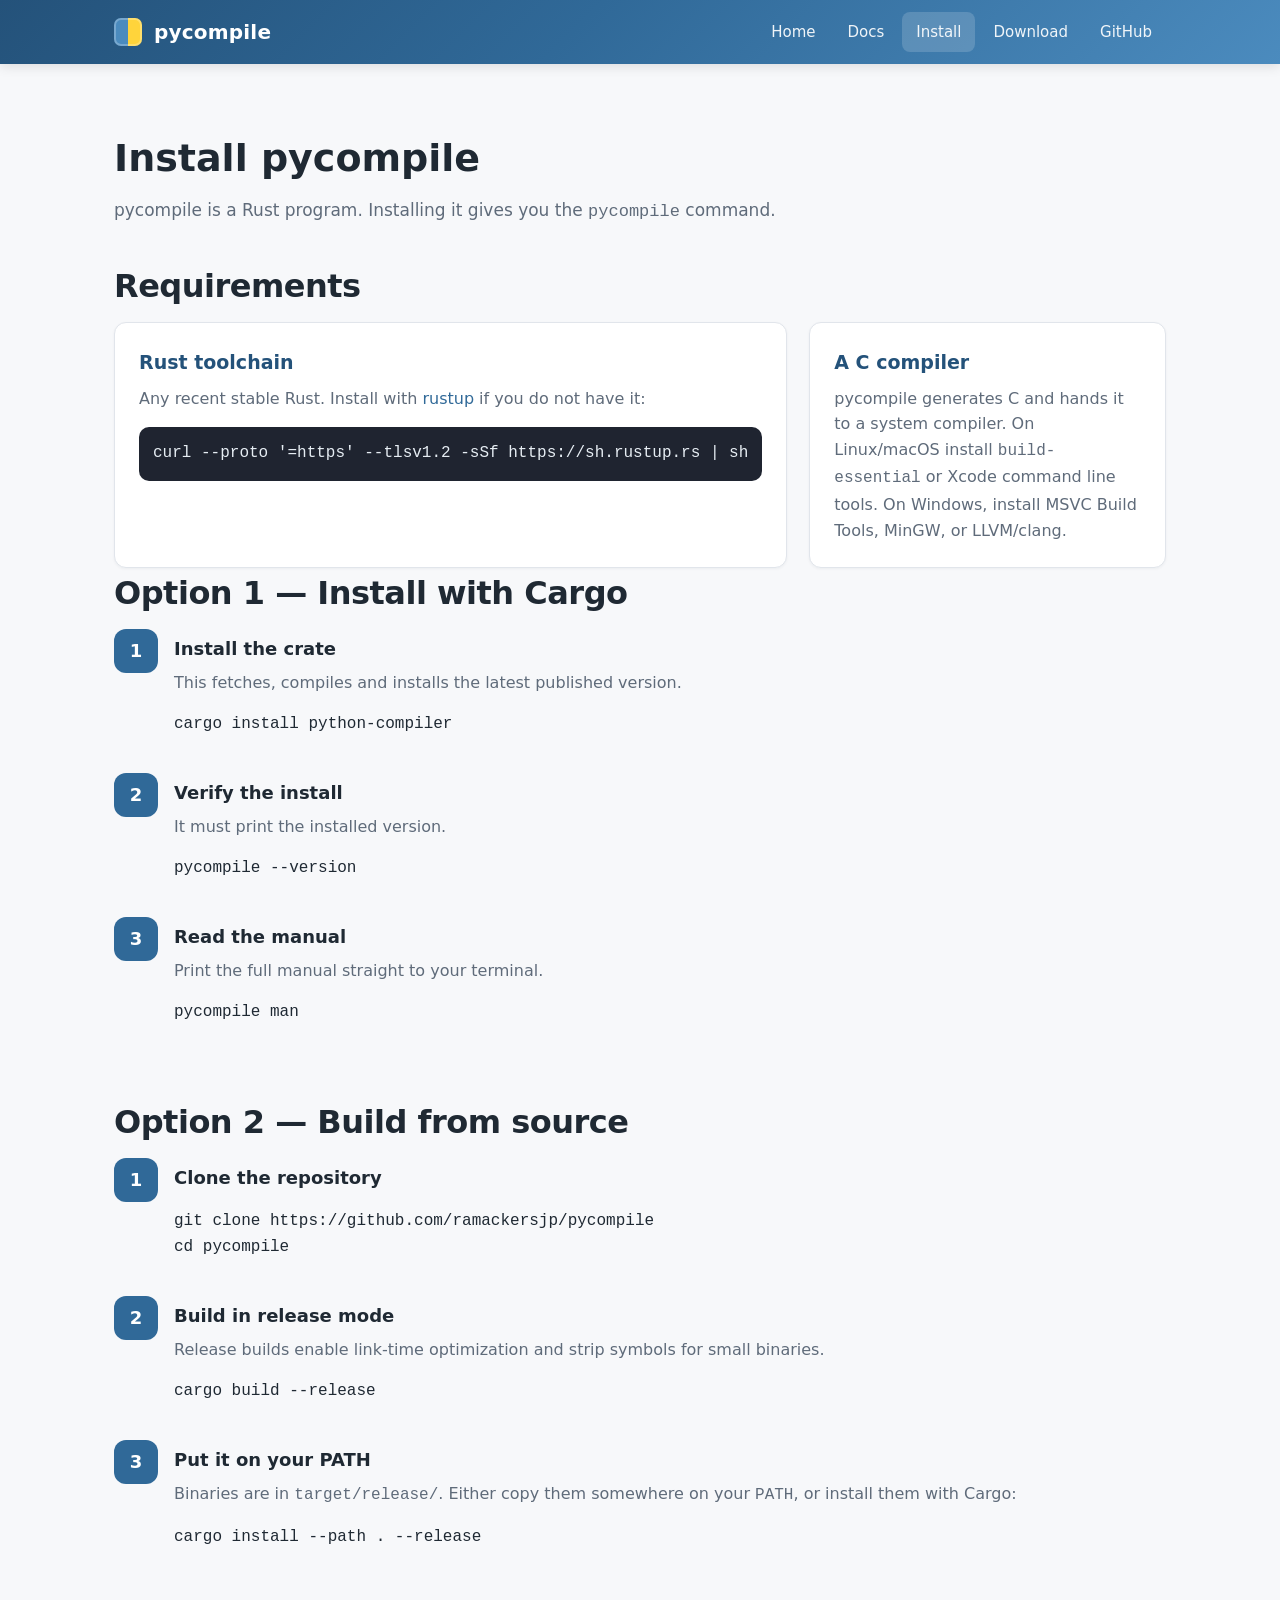
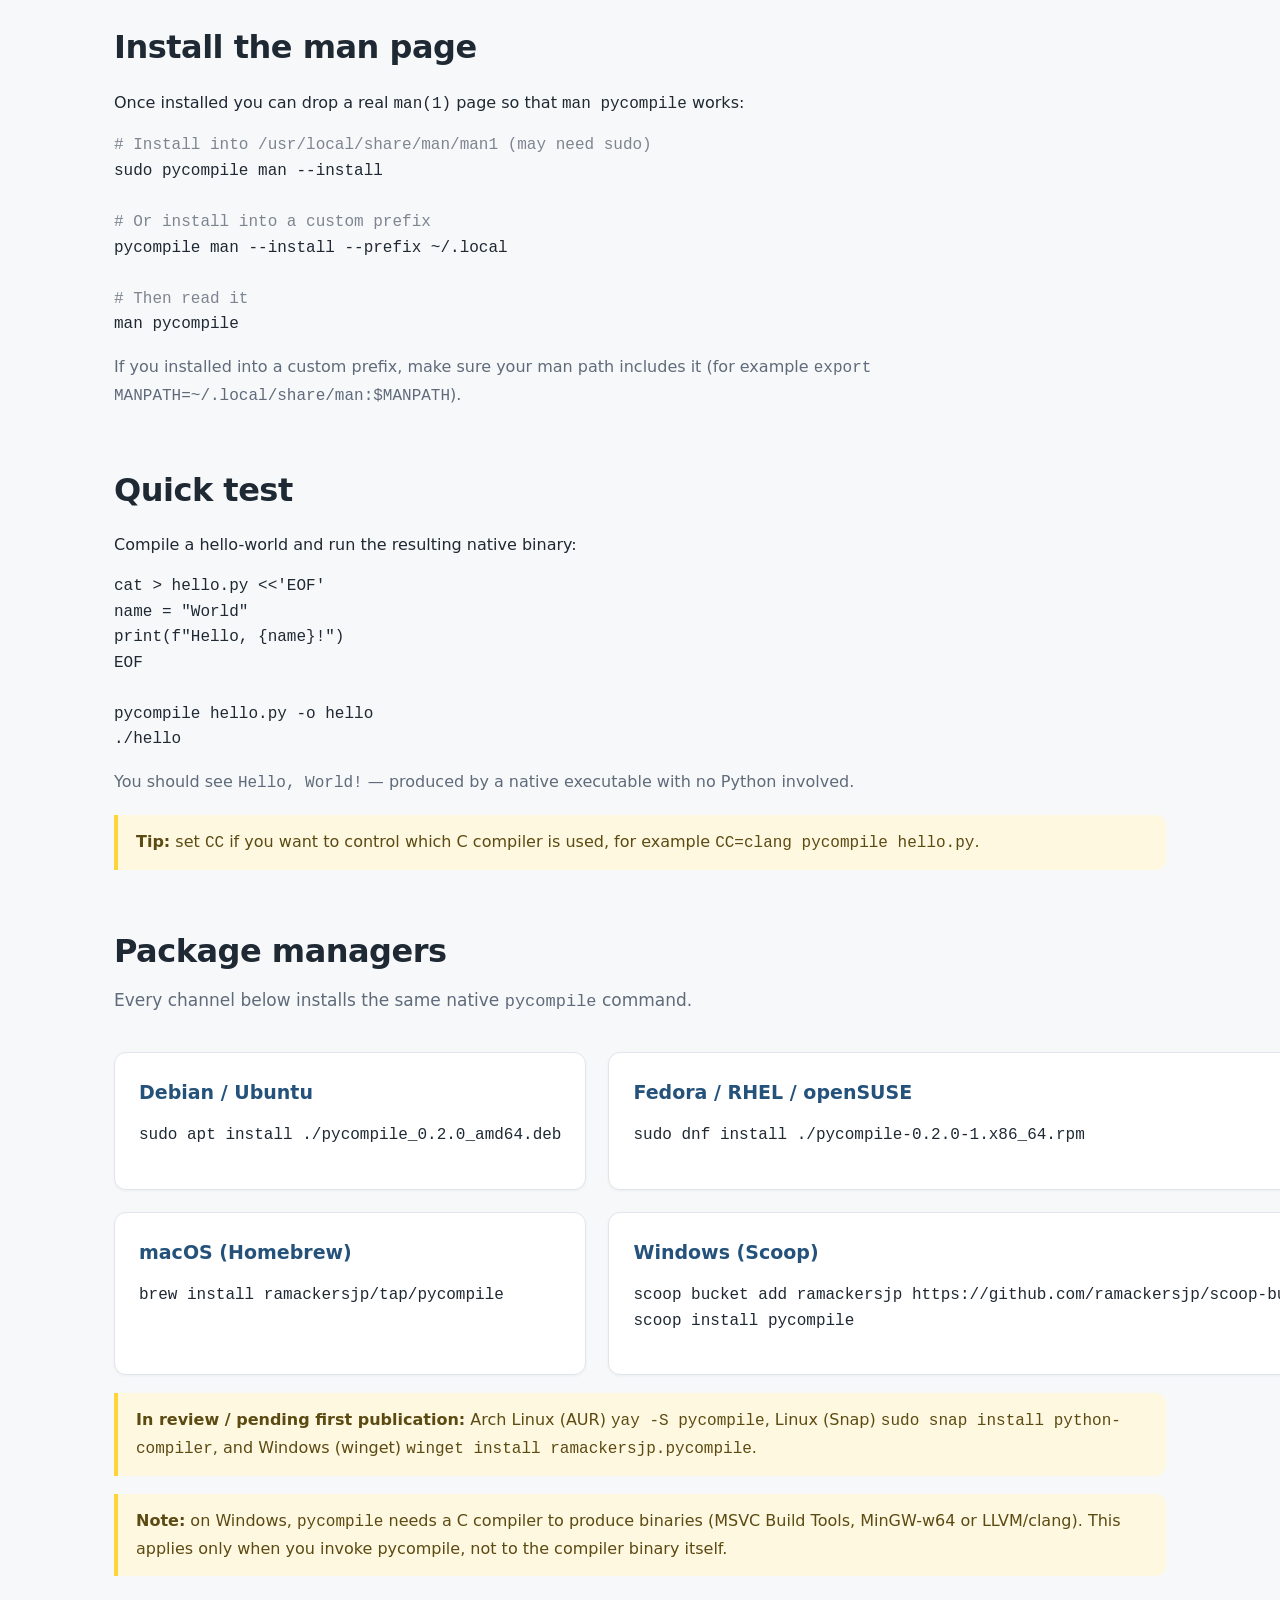
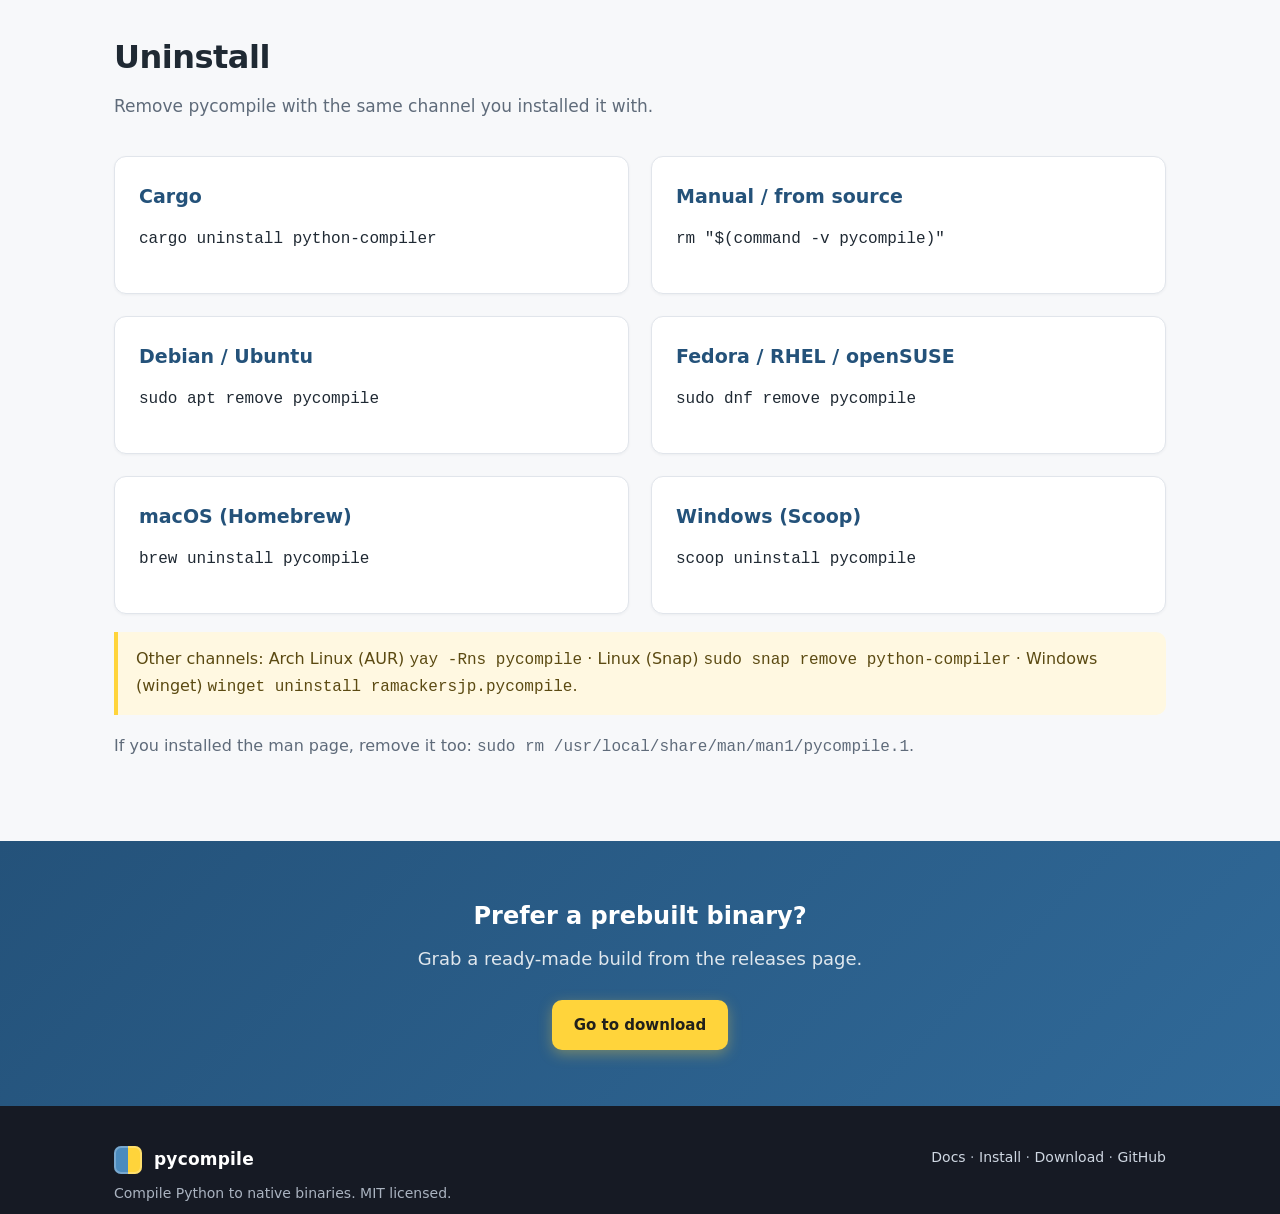
<file: docs/install.html>
<!DOCTYPE html>
<html lang="en">
<head>
  <meta charset="UTF-8" />
  <meta name="viewport" content="width=device-width, initial-scale=1.0" />
  <title>Install — pycompile</title>
  <link rel="stylesheet" href="style.css" />
</head>
<body>
  <header class="site-header">
    <div class="container">
      <a class="brand" href="index.html"><span class="logo"></span> pycompile</a>
      <nav class="nav">
        <a href="index.html">Home</a>
        <a href="docs.html">Docs</a>
        <a href="install.html" class="active">Install</a>
        <a href="download.html">Download</a>
        <a href="https://github.com/ramackersjp/pycompile">GitHub</a>
      </nav>
    </div>
  </header>

  <section class="section">
    <div class="container">
      <h1 style="font-size:38px;margin:0 0 8px;">Install pycompile</h1>
      <p class="sub">pycompile is a Rust program. Installing it gives you the
      <code>pycompile</code> command.</p>

      <h2>Requirements</h2>
      <div class="grid grid-2">
        <div class="card">
          <h3>Rust toolchain</h3>
          <p>Any recent stable Rust. Install with
          <a href="https://rustup.rs">rustup</a> if you do not have it:</p>
          <pre style="background:var(--code-bg);color:var(--code-text);padding:14px;border-radius:10px;overflow-x:auto;"><code>curl --proto '=https' --tlsv1.2 -sSf https://sh.rustup.rs | sh</code></pre>
        </div>
        <div class="card">
          <h3>A C compiler</h3>
          <p>pycompile generates C and hands it to a system compiler. On Linux/macOS install
          <code>build-essential</code> or Xcode command line tools. On Windows, install MSVC
          Build Tools, MinGW, or LLVM/clang.</p>
        </div>
      </div>

      <h2 id="cargo">Option 1 — Install with Cargo</h2>
      <div class="steps">
        <div class="step">
          <div class="num"></div>
          <div>
            <h3>Install the crate</h3>
            <p>This fetches, compiles and installs the latest published version.</p>
            <pre><code>cargo install python-compiler</code></pre>
          </div>
        </div>
        <div class="step">
          <div class="num"></div>
          <div>
            <h3>Verify the install</h3>
            <p>It must print the installed version.</p>
            <pre><code>pycompile --version</code></pre>
          </div>
        </div>
        <div class="step">
          <div class="num"></div>
          <div>
            <h3>Read the manual</h3>
            <p>Print the full manual straight to your terminal.</p>
            <pre><code>pycompile man</code></pre>
          </div>
        </div>
      </div>

      <h2 id="source" style="margin-top:56px;">Option 2 — Build from source</h2>
      <div class="steps">
        <div class="step">
          <div class="num"></div>
          <div>
            <h3>Clone the repository</h3>
            <pre><code>git clone https://github.com/ramackersjp/pycompile
cd pycompile</code></pre>
          </div>
        </div>
        <div class="step">
          <div class="num"></div>
          <div>
            <h3>Build in release mode</h3>
            <p>Release builds enable link-time optimization and strip symbols for small
            binaries.</p>
            <pre><code>cargo build --release</code></pre>
          </div>
        </div>
        <div class="step">
          <div class="num"></div>
          <div>
            <h3>Put it on your PATH</h3>
            <p>Binaries are in <code>target/release/</code>. Either copy them somewhere on
            your <code>PATH</code>, or install them with Cargo:</p>
            <pre><code>cargo install --path . --release</code></pre>
          </div>
        </div>
      </div>

      <h2 id="man" style="margin-top:56px;">Install the man page</h2>
      <p>Once installed you can drop a real <code>man(1)</code> page so that
      <code>man pycompile</code> works:</p>
      <pre><code><span class="tok-c"># Install into /usr/local/share/man/man1 (may need sudo)</span>
sudo pycompile man --install

<span class="tok-c"># Or install into a custom prefix</span>
pycompile man --install --prefix ~/.local

<span class="tok-c"># Then read it</span>
man pycompile</code></pre>
      <p class="muted">If you installed into a custom prefix, make sure your man path
      includes it (for example <code>export MANPATH=~/.local/share/man:$MANPATH</code>).</p>

      <h2 style="margin-top:56px;">Quick test</h2>
      <p>Compile a hello-world and run the resulting native binary:</p>
      <pre><code>cat &gt; hello.py &lt;&lt;'EOF'
name = "World"
print(f"Hello, {name}!")
EOF

pycompile hello.py -o hello
./hello</code></pre>
      <p class="muted">You should see <code>Hello, World!</code> — produced by a native
      executable with no Python involved.</p>

      <div class="note">
        <strong>Tip:</strong> set <code>CC</code> if you want to control which C compiler is
        used, for example <code>CC=clang pycompile hello.py</code>.
      </div>

      <h2 style="margin-top:56px;">Package managers</h2>
      <p class="sub">Every channel below installs the same native <code>pycompile</code>
      command.</p>
      <div class="grid grid-2">
        <div class="card">
          <h3>Debian / Ubuntu</h3>
          <pre><code>sudo apt install ./pycompile_0.2.0_amd64.deb</code></pre>
        </div>
        <div class="card">
          <h3>Fedora / RHEL / openSUSE</h3>
          <pre><code>sudo dnf install ./pycompile-0.2.0-1.x86_64.rpm</code></pre>
        </div>
        <div class="card">
          <h3>macOS (Homebrew)</h3>
          <pre><code>brew install ramackersjp/tap/pycompile</code></pre>
        </div>
        <div class="card">
          <h3>Windows (Scoop)</h3>
          <pre><code>scoop bucket add ramackersjp https://github.com/ramackersjp/scoop-bucket
scoop install pycompile</code></pre>
        </div>
      </div>
      <div class="note">
        <strong>In review / pending first publication:</strong> Arch Linux (AUR)
        <code>yay -S pycompile</code>, Linux (Snap)
        <code>sudo snap install python-compiler</code>, and Windows (winget)
        <code>winget install ramackersjp.pycompile</code>.
      </div>
      <div class="note">
        <strong>Note:</strong> on Windows, <code>pycompile</code> needs a C compiler to
        produce binaries (MSVC Build Tools, MinGW-w64 or LLVM/clang). This applies only
        when you invoke pycompile, not to the compiler binary itself.
      </div>

      <h2 id="uninstall" style="margin-top:56px;">Uninstall</h2>
      <p class="sub">Remove pycompile with the same channel you installed it with.</p>
      <div class="grid grid-2">
        <div class="card">
          <h3>Cargo</h3>
          <pre><code>cargo uninstall python-compiler</code></pre>
        </div>
        <div class="card">
          <h3>Manual / from source</h3>
          <pre><code>rm "$(command -v pycompile)"</code></pre>
        </div>
        <div class="card">
          <h3>Debian / Ubuntu</h3>
          <pre><code>sudo apt remove pycompile</code></pre>
        </div>
        <div class="card">
          <h3>Fedora / RHEL / openSUSE</h3>
          <pre><code>sudo dnf remove pycompile</code></pre>
        </div>
        <div class="card">
          <h3>macOS (Homebrew)</h3>
          <pre><code>brew uninstall pycompile</code></pre>
        </div>
        <div class="card">
          <h3>Windows (Scoop)</h3>
          <pre><code>scoop uninstall pycompile</code></pre>
        </div>
      </div>
      <div class="note">
        Other channels: Arch Linux (AUR) <code>yay -Rns pycompile</code> · Linux (Snap)
        <code>sudo snap remove python-compiler</code> · Windows (winget)
        <code>winget uninstall ramackersjp.pycompile</code>.
      </div>
      <p class="muted">If you installed the man page, remove it too:
      <code>sudo rm /usr/local/share/man/man1/pycompile.1</code>.</p>
    </div>
  </section>

  <section class="cta">
    <div class="container">
      <h2>Prefer a prebuilt binary?</h2>
      <p>Grab a ready-made build from the releases page.</p>
      <a class="btn btn-primary" href="download.html">Go to download</a>
    </div>
  </section>

  <footer class="site-footer">
    <div class="container">
      <div>
        <span class="brand" style="font-size:17px;"><span class="logo"></span> pycompile</span>
        <div class="mt-8">Compile Python to native binaries. MIT licensed.</div>
      </div>
      <div>
        <a href="docs.html">Docs</a> ·
        <a href="install.html">Install</a> ·
        <a href="download.html">Download</a> ·
        <a href="https://github.com/ramackersjp/pycompile">GitHub</a>
      </div>
    </div>
  </footer>
</body>
</html>
</file>
<file: docs/style.css>
:root {
  --py-blue: #306998;
  --py-blue-dark: #24527a;
  --py-blue-light: #4b8bbe;
  --py-yellow: #ffd43b;
  --py-yellow-dark: #e6bd2e;
  --bg: #f7f8fa;
  --surface: #ffffff;
  --text: #1f2933;
  --muted: #5f6b7a;
  --border: #e1e5eb;
  --code-bg: #1f2430;
  --code-text: #e6edf3;
  --radius: 12px;
  --maxw: 1100px;
  --font: "Segoe UI", system-ui, -apple-system, "Helvetica Neue", Arial, sans-serif;
  --mono: "SFMono-Regular", "JetBrains Mono", "Fira Code", Menlo, Consolas, monospace;
}

* { box-sizing: border-box; }

html { scroll-behavior: smooth; }

body {
  margin: 0;
  font-family: var(--font);
  color: var(--text);
  background: var(--bg);
  line-height: 1.6;
}

a { color: var(--py-blue); text-decoration: none; }
a:hover { text-decoration: underline; }

code, pre, kbd {
  font-family: var(--mono);
}

.container {
  max-width: var(--maxw);
  margin: 0 auto;
  padding: 0 24px;
}

/* Header */
.site-header {
  background: linear-gradient(135deg, var(--py-blue-dark), var(--py-blue) 45%, var(--py-blue-light));
  color: #fff;
  position: sticky;
  top: 0;
  z-index: 10;
  box-shadow: 0 2px 12px rgba(0, 0, 0, 0.12);
}

.site-header .container {
  display: flex;
  align-items: center;
  justify-content: space-between;
  height: 64px;
}

.brand {
  display: flex;
  align-items: center;
  gap: 12px;
  color: #fff;
  font-weight: 700;
  font-size: 20px;
  letter-spacing: 0.2px;
}
.brand:hover { text-decoration: none; }

.logo {
  width: 28px;
  height: 28px;
  border-radius: 7px;
  position: relative;
  background: conic-gradient(from 0deg, var(--py-yellow) 0 180deg, var(--py-blue-light) 180deg 360deg);
  box-shadow: inset 0 0 0 2px rgba(255, 255, 255, 0.25);
}

.nav {
  display: flex;
  gap: 4px;
  align-items: center;
}

.nav a {
  color: rgba(255, 255, 255, 0.92);
  padding: 8px 14px;
  border-radius: 8px;
  font-weight: 500;
  font-size: 15px;
}
.nav a:hover, .nav a.active {
  background: rgba(255, 255, 255, 0.16);
  text-decoration: none;
}

.btn {
  display: inline-flex;
  align-items: center;
  gap: 8px;
  padding: 11px 20px;
  border-radius: 10px;
  font-weight: 600;
  font-size: 15px;
  border: 2px solid transparent;
  cursor: pointer;
  transition: transform 0.06s ease, box-shadow 0.15s ease, background 0.15s ease;
}
.btn:hover { text-decoration: none; transform: translateY(-1px); }

.btn-primary {
  background: var(--py-yellow);
  color: #21201b;
  box-shadow: 0 4px 14px rgba(255, 212, 59, 0.35);
}
.btn-primary:hover { background: var(--py-yellow-dark); }

.btn-ghost {
  background: var(--surface);
  color: var(--text);
  border-color: var(--border);
}
.btn-ghost:hover { border-color: var(--py-blue-light); color: var(--py-blue-dark); }

.btn-dark {
  background: var(--py-blue);
  color: #fff;
}
.btn-dark:hover { background: var(--py-blue-dark); }

/* Hero */
.hero {
  padding: 72px 0 56px;
  background:
    radial-gradient(1100px 420px at 12% -10%, rgba(255, 212, 59, 0.22), transparent 60%),
    radial-gradient(900px 500px at 100% 0%, rgba(56, 111, 180, 0.18), transparent 55%);
}

.hero h1 {
  font-size: 52px;
  line-height: 1.08;
  margin: 0 0 18px;
  letter-spacing: -1px;
}

.hero p.lead {
  font-size: 20px;
  color: var(--muted);
  max-width: 720px;
  margin: 0 0 30px;
}

.hero .btns {
  display: flex;
  gap: 14px;
  flex-wrap: wrap;
  margin-bottom: 34px;
}

.badge {
  display: inline-block;
  background: #fff;
  border: 1px solid var(--border);
  color: var(--py-blue);
  font-weight: 600;
  font-size: 13px;
  padding: 5px 12px;
  border-radius: 999px;
  margin-bottom: 20px;
}

.code-window {
  background: var(--code-bg);
  border-radius: var(--radius);
  overflow: hidden;
  box-shadow: 0 18px 40px rgba(20, 30, 50, 0.25);
  border: 1px solid #000;
}

.code-window .titlebar {
  background: #161a24;
  padding: 10px 14px;
  display: flex;
  gap: 8px;
  align-items: center;
}

.code-window .dot {
  width: 12px;
  height: 12px;
  border-radius: 50%;
  background: #3a4150;
}
.code-window .dot.r { background: #ff5f56; }
.code-window .dot.y { background: #ffbd2e; }
.code-window .dot.g { background: #27c93f; }

.code-window .title {
  color: #8b93a5;
  font-size: 13px;
  margin-left: 8px;
  font-family: var(--mono);
}

.code-window pre {
  margin: 0;
  padding: 18px 20px;
  color: var(--code-text);
  font-size: 14.5px;
  line-height: 1.6;
  overflow-x: auto;
}

.tok-c { color: #7d8590; }      /* comment */
.tok-k { color: #7ee787; }      /* keyword / command */
.tok-s { color: #a5d6ff; }      /* string */
.tok-f { color: #ffdf7a; }      /* function / flag */
.tok-o { color: #ffa657; }      /* operator/output */

/* Sections */
.section { padding: 64px 0; }
.section.alt { background: var(--surface); border-top: 1px solid var(--border); border-bottom: 1px solid var(--border); }

.section h2 {
  font-size: 32px;
  margin: 0 0 10px;
  letter-spacing: -0.5px;
}
.section .sub {
  color: var(--muted);
  font-size: 17px;
  margin: 0 0 36px;
  max-width: 760px;
}

.grid {
  display: grid;
  gap: 22px;
}
.grid-3 { grid-template-columns: repeat(3, 1fr); }
.grid-2 { grid-template-columns: repeat(2, 1fr); }
@media (max-width: 860px) {
  .grid-3, .grid-2 { grid-template-columns: 1fr; }
  .hero h1 { font-size: 38px; }
}

.card {
  background: var(--surface);
  border: 1px solid var(--border);
  border-radius: var(--radius);
  padding: 24px;
  box-shadow: 0 1px 3px rgba(20, 30, 50, 0.05);
}
.section.alt .card { background: var(--bg); }

.card h3 {
  margin: 0 0 8px;
  font-size: 19px;
  color: var(--py-blue-dark);
}
.card p { margin: 0; color: var(--muted); }

/* Install steps */
.steps { counter-reset: step; display: grid; gap: 20px; }
.step {
  display: grid;
  grid-template-columns: 44px 1fr;
  gap: 16px;
  align-items: start;
}
.step .num {
  counter-increment: step;
  background: var(--py-blue);
  color: #fff;
  width: 44px;
  height: 44px;
  border-radius: 12px;
  display: grid;
  place-items: center;
  font-weight: 700;
  font-size: 18px;
}
.step .num::before { content: counter(step); }
.step h3 { margin: 6px 0 6px; font-size: 18px; }
.step p { margin: 0 0 10px; color: var(--muted); }

/* Docs layout */
.docs-layout {
  display: grid;
  grid-template-columns: 230px 1fr;
  gap: 40px;
  padding: 48px 0;
}
@media (max-width: 860px) {
  .docs-layout { grid-template-columns: 1fr; }
}

.docs-nav {
  position: sticky;
  top: 88px;
  align-self: start;
}
.docs-nav a {
  display: block;
  padding: 7px 12px;
  border-radius: 8px;
  color: var(--muted);
  font-size: 15px;
}
.docs-nav a:hover, .docs-nav a.active {
  background: #eaf1f8;
  color: var(--py-blue-dark);
  text-decoration: none;
}

.docs-content h1 { font-size: 38px; margin: 0 0 8px; letter-spacing: -0.5px; }
.docs-content h2 {
  font-size: 26px;
  margin: 44px 0 12px;
  padding-top: 8px;
  border-top: 1px solid var(--border);
}
.docs-content h3 { font-size: 20px; margin: 28px 0 8px; }
.docs-content p { color: var(--muted); }
.docs-content ul { color: var(--muted); padding-left: 22px; }

.docs-content pre {
  background: var(--code-bg);
  color: var(--code-text);
  padding: 16px 18px;
  border-radius: 10px;
  overflow-x: auto;
  font-size: 14px;
  line-height: 1.55;
}
.docs-content code {
  background: #eef2f7;
  color: var(--py-blue-dark);
  padding: 2px 6px;
  border-radius: 6px;
  font-size: 14px;
}
.docs-content pre code { background: transparent; color: inherit; padding: 0; }

table {
  width: 100%;
  border-collapse: collapse;
  margin: 16px 0;
  font-size: 15px;
}
th, td {
  text-align: left;
  padding: 10px 12px;
  border-bottom: 1px solid var(--border);
}
th { color: var(--py-blue-dark); font-weight: 700; }
td code { background: #eef2f7; }

.note {
  background: #fff8e1;
  border-left: 4px solid var(--py-yellow);
  padding: 14px 18px;
  border-radius: 0 10px 10px 0;
  margin: 18px 0;
  color: #5b4a12;
}

/* CTA band */
.cta {
  background: linear-gradient(135deg, var(--py-blue-dark), var(--py-blue));
  color: #fff;
  padding: 56px 0;
  text-align: center;
}
.cta h2 { color: #fff; margin: 0 0 10px; }
.cta p { color: rgba(255, 255, 255, 0.85); margin: 0 0 26px; font-size: 18px; }

/* Footer */
.site-footer {
  background: #161a24;
  color: #aab3c0;
  padding: 40px 0;
  font-size: 14px;
}
.site-footer .container {
  display: flex;
  justify-content: space-between;
  flex-wrap: wrap;
  gap: 20px;
}
.site-footer a { color: #cfd7e2; }
.site-footer .brand { color: #fff; }

.tag {
  display: inline-block;
  font-size: 12px;
  font-weight: 700;
  color: var(--py-blue);
  background: #eaf1f8;
  padding: 3px 9px;
  border-radius: 6px;
  margin-left: 8px;
  vertical-align: middle;
}

.muted { color: var(--muted); }
.mt-8 { margin-top: 8px; }
.mt-16 { margin-top: 16px; }
.mb-0 { margin-bottom: 0; }

/* Release history */
.release {
  background: var(--surface);
  border: 1px solid var(--border);
  border-radius: var(--radius);
  padding: 20px 24px;
  margin-bottom: 16px;
  box-shadow: 0 1px 3px rgba(20, 30, 50, 0.05);
}

.release-head {
  display: flex;
  align-items: baseline;
  justify-content: space-between;
  flex-wrap: wrap;
  gap: 8px;
}

.release-head h3 {
  margin: 0;
  font-size: 20px;
  color: var(--py-blue-dark);
}

.release-date { color: var(--muted); font-size: 14px; }

.release details {
  margin-top: 12px;
  border-top: 1px solid var(--border);
  padding-top: 12px;
}

.release summary {
  cursor: pointer;
  font-weight: 600;
  color: var(--py-blue);
  font-size: 15px;
}

.release summary:hover { text-decoration: underline; }

.file-list {
  list-style: none;
  padding: 0;
  margin: 12px 0 0;
  display: grid;
  grid-template-columns: repeat(auto-fit, minmax(230px, 1fr));
  gap: 6px 24px;
}

.file-list li { font-size: 14px; }

.changelog { font-size: 15px; color: var(--muted); }
.changelog h4 {
  margin: 18px 0 6px;
  font-size: 15px;
  color: var(--py-blue-dark);
}
.changelog h4:first-child { margin-top: 10px; }
.changelog ul { margin: 6px 0; padding-left: 22px; }
.changelog li { margin: 4px 0; }
.changelog code {
  background: #eef2f7;
  color: var(--py-blue-dark);
  padding: 1px 5px;
  border-radius: 5px;
  font-size: 13.5px;
}
</file>
